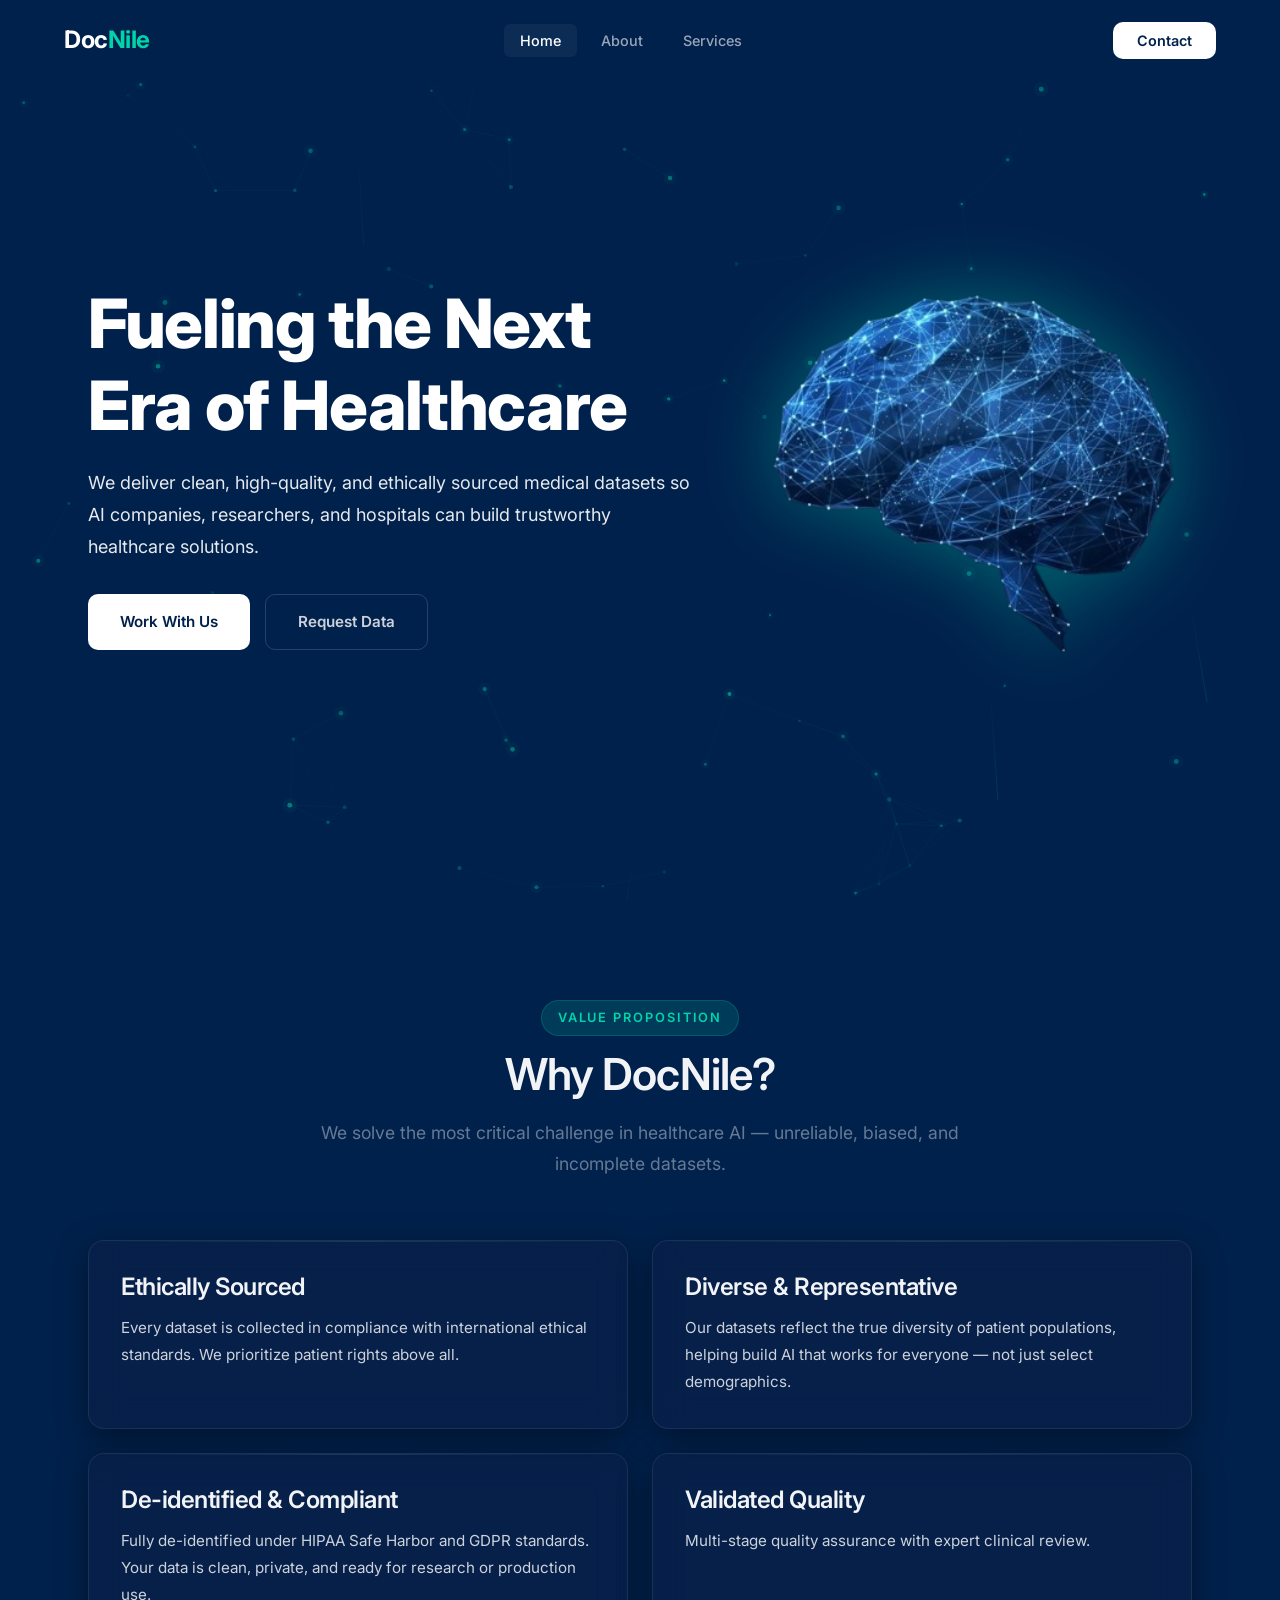
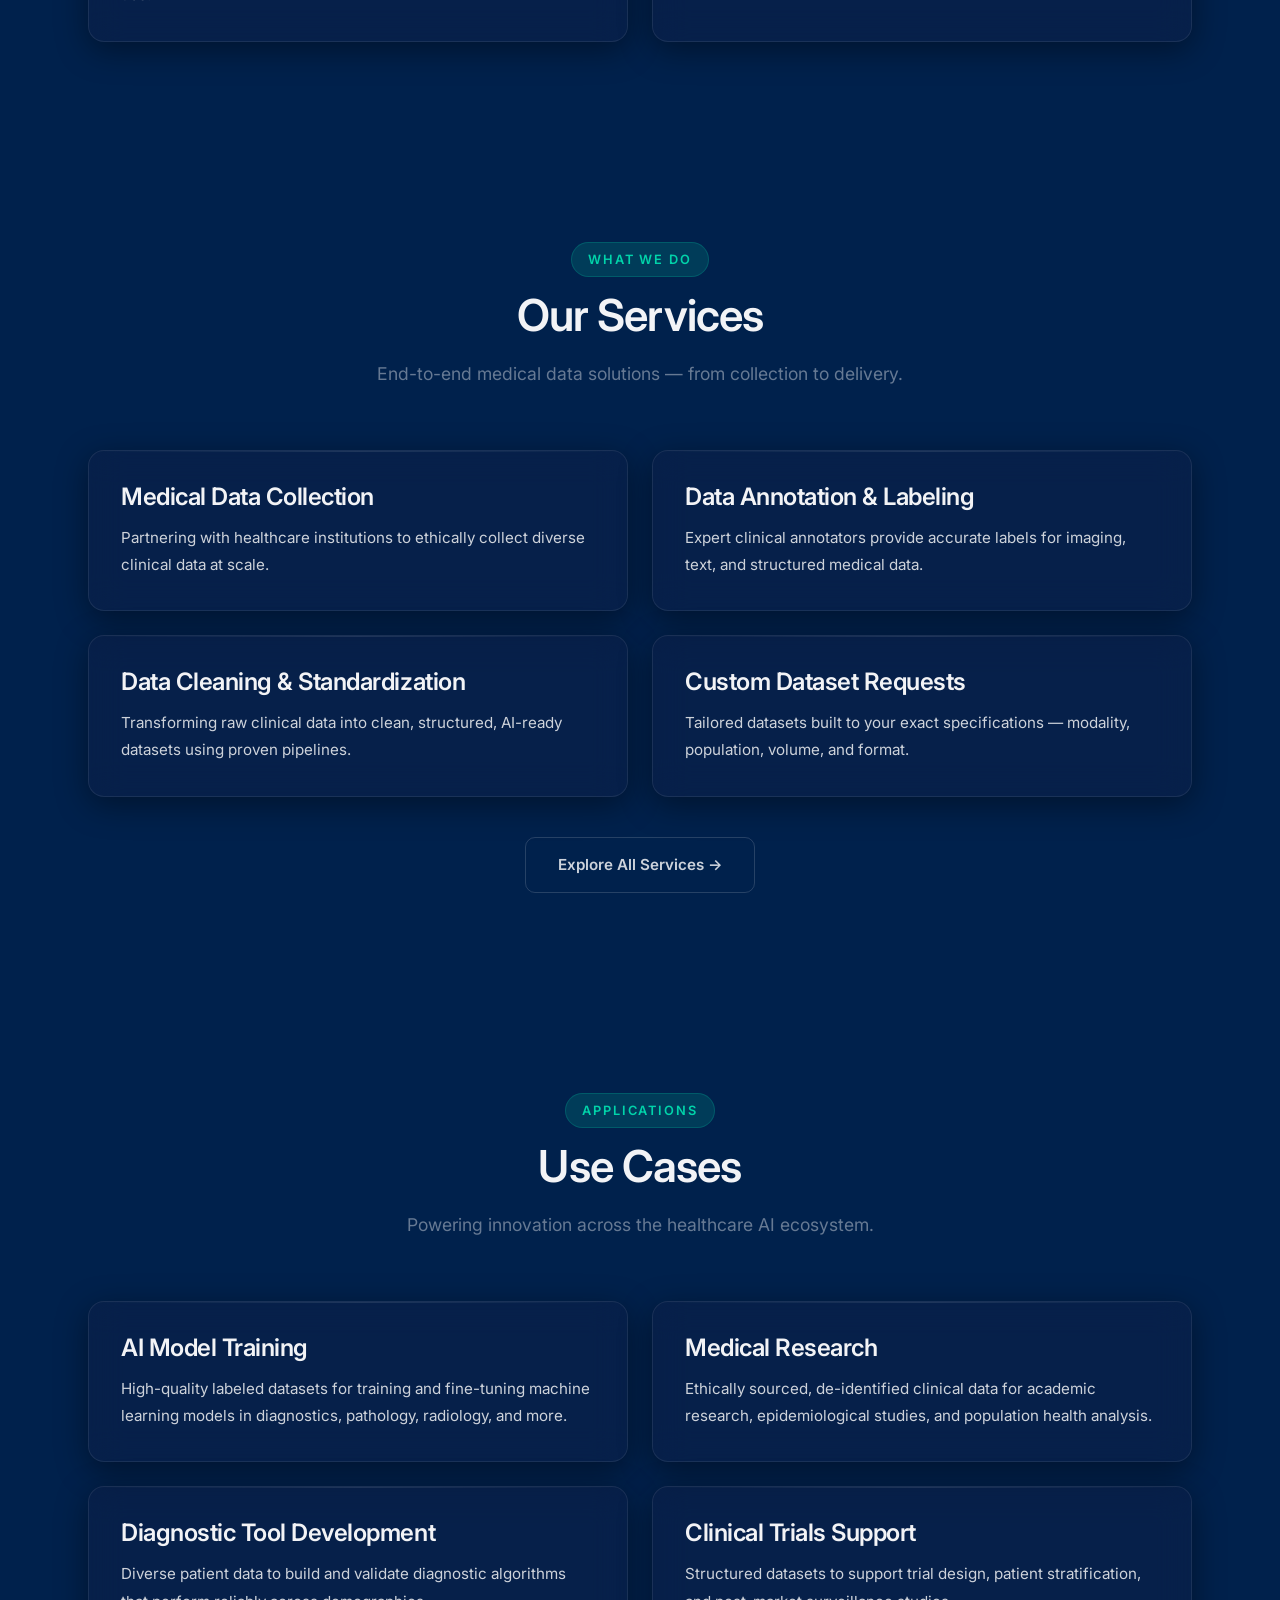
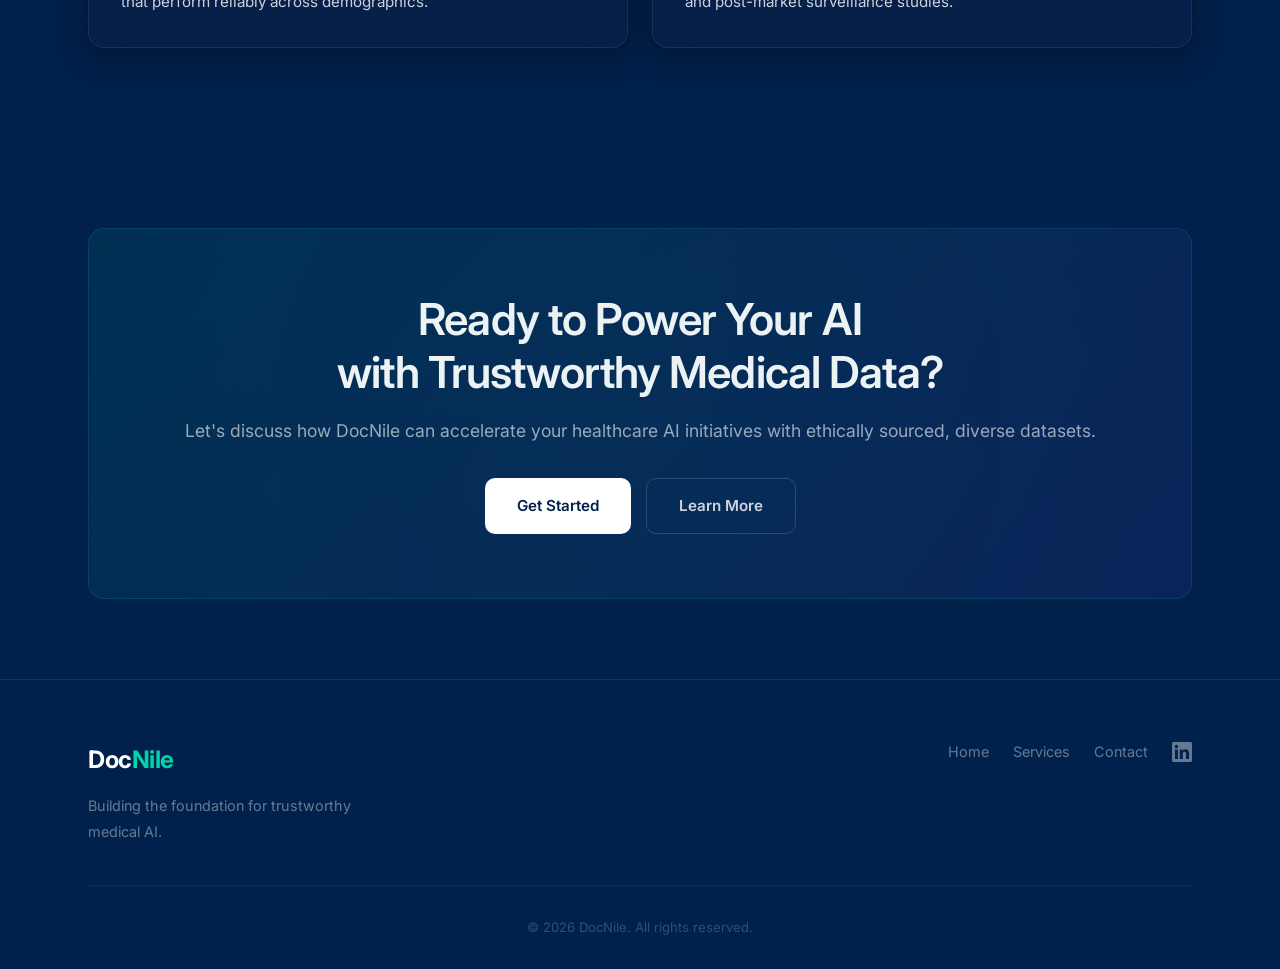
<file: index.html>
<!DOCTYPE html>
<html lang="en">

<head>
    <meta charset="UTF-8">
    <meta name="viewport" content="width=device-width, initial-scale=1.0">
    <meta name="description"
        content="DocNile – Ethically sourced, diverse, and de-identified medical data to power AI in healthcare. Clean, high-quality, annotated datasets for AI companies, researchers, and hospitals.">
    <meta name="keywords"
        content="medical data, healthcare AI, de-identified data, HIPAA, GDPR, ethical data, medical datasets">
    <title>DocNile — Ethical Medical Data for AI</title>
    <!-- Favicon -->
    <link rel="icon" type="image/png" href="icon.png">
    <link rel="preconnect" href="https://fonts.googleapis.com">
    <link rel="preconnect" href="https://fonts.gstatic.com" crossorigin>
    <link href="https://fonts.googleapis.com/css2?family=Inter:wght@300;400;500;600;700&display=swap" rel="stylesheet">
    <link rel="stylesheet" href="css/styles.css">
</head>

<body>
    <!-- Particle Background -->
    <canvas id="particle-canvas"></canvas>

    <!-- Navigation -->
    <nav class="navbar">
        <div class="nav-container">
            <a href="index.html" class="logo">Doc<span>Nile</span></a>
            <button class="nav-toggle" aria-label="Toggle navigation">
                <span></span>
                <span></span>
                <span></span>
            </button>
            <ul class="nav-links">
                <li><a href="index.html" class="active">Home</a></li>
                <li><a href="about.html">About</a></li>
                <li><a href="services.html">Services</a></li>
                <!-- <li><a href="blog.html">Blog</a></li> -->
                <li class="d-md-none"><a href="contact.html" class="nav-cta">Contact</a></li>
            </ul>
            <ul class="nav-links d-sm-none">
                <li><a href="contact.html" class="nav-cta">Contact</a></li>
            </ul>
        </div>
    </nav>

    <!-- ══════════════════════════════════════
         HERO SECTION
         ══════════════════════════════════════ -->
    <!-- <section class="hero">
        <div class="container">
            <div class="hero-content">
                <div class="hero-badge" style="display: none;">Powering the Future of Healthcare AI</div>
                <h1 class="hero-tagline" style="display: none;">
                    <span class="gradient-text">Ethically Sourced. Diverse.</span><br>
                    De-identified Medical Data for AI.
                </h1>
                <h1 class="hero-tagline">
                    <span class="gradient-text">fueling the next era of healthcare</span>
                </h1
                <p class="hero-description">
                    We deliver clean, high-quality, and annotated medical datasets so AI companies, researchers,
                    and hospitals can build trustworthy healthcare solutions.
                </p>
                <div class="hero-ctas">
                    <a href="contact.html" class="btn btn-primary">
                        <svg viewBox="0 0 24 24" fill="none" stroke="currentColor" stroke-width="2"
                            stroke-linecap="round">
                            <path d="M16 21v-2a4 4 0 0 0-4-4H6a4 4 0 0 0-4 4v2" />
                            <circle cx="9" cy="7" r="4" />
                            <line x1="19" y1="8" x2="19" y2="14" />
                            <line x1="22" y1="11" x2="16" y2="11" />
                        </svg>
                        Work With Us
                    </a>
                    <a href="contact.html#request" class="btn btn-secondary">
                        <svg viewBox="0 0 24 24" fill="none" stroke="currentColor" stroke-width="2"
                            stroke-linecap="round">
                            <path d="M14 2H6a2 2 0 0 0-2 2v16a2 2 0 0 0 2 2h12a2 2 0 0 0 2-2V8z" />
                            <polyline points="14 2 14 8 20 8" />
                            <line x1="12" y1="18" x2="12" y2="12" />
                            <line x1="9" y1="15" x2="15" y2="15" />
                        </svg>
                        Request Data
                    </a>
                </div>
                <div class="hero-stats" style="display: none;">
                    <div class="stat-item">
                        <span class="stat-number" data-count="100" data-suffix="%">0%</span>
                        <span class="stat-label">De-identified</span>
                    </div>
                    <div class="stat-item">
                        <span class="stat-number" data-count="50" data-suffix="K+">0</span>
                        <span class="stat-label">Annotated Records</span>
                    </div>
                    <div class="stat-item">
                        <span class="stat-number" data-count="15" data-suffix="+">0</span>
                        <span class="stat-label">Partner Institutions</span>
                    </div>
                </div>
            </div>
        </div>
    </section> -->

    <!-- HERO -->
    <section class="hero">
        <div class="container">

            <div class="hero-flex">

                <!-- TEXT -->
                <div class="hero-text">
                    <h1 class="hero-tagline">
                        Fueling the Next Era of Healthcare
                    </h1>

                    <p class="hero-description">
                        We deliver clean, high-quality, and ethically sourced medical datasets so AI companies, researchers,
                        and hospitals can build trustworthy healthcare solutions.
                    </p>

                    <div class="hero-ctas">
                        <a href="#" class="btn btn-primary">Work With Us</a>
                        <a href="#" class="btn btn-secondary">Request Data</a>
                    </div>
                </div>

                <!-- IMAGE -->
                <div class="hero-image" id="brain">
                    <img src="image-removebg-preview.png" alt="AI Brain">
                </div>

            </div>

        </div>
    </section>
    <!-- ══════════════════════════════════════
         WHY DOCNILE
         ══════════════════════════════════════ -->
    <section id="why" class="section">
        <div class="container">
            <div class="text-center">
                <span class="section-label reveal">Value Proposition</span>
                <h2 class="section-title reveal">Why DocNile?</h2>
                <p class="section-subtitle reveal">We solve the most critical challenge in healthcare AI — unreliable,
                    biased, and incomplete datasets.</p>
            </div>
            <div class="why-grid">
                <div class="glass-card why-card reveal reveal-delay-1">
                    <div class="card-icon">🛡️</div>
                    <h3>Ethically Sourced</h3>
                    <p>Every dataset is collected in compliance with international
                        ethical standards. We prioritize patient rights above all.</p>
                </div>
                <div class="glass-card why-card reveal reveal-delay-2">
                    <div class="card-icon">🌍</div>
                    <h3>Diverse & Representative</h3>
                    <p>Our datasets reflect the true diversity of patient populations, helping build AI that works for
                        everyone — not just select demographics.</p>
                </div>
                <div class="glass-card why-card reveal reveal-delay-3">
                    <div class="card-icon">🔒</div>
                    <h3>De-identified & Compliant</h3>
                    <p>Fully de-identified under HIPAA Safe Harbor and GDPR standards. Your data is clean, private, and
                        ready for research or production use.</p>
                </div>
                <div class="glass-card why-card reveal reveal-delay-4">
                    <div class="card-icon">✅</div>
                    <h3>Validated Quality</h3>
                    <p>Multi-stage quality assurance with expert clinical review.</p>
                </div>
            </div>
        </div>
    </section>

    <!-- ══════════════════════════════════════
         SERVICES OVERVIEW
         ══════════════════════════════════════ -->
    <section id="services" class="section">
        <div class="container">
            <div class="text-center">
                <span class="section-label reveal">What We Do</span>
                <h2 class="section-title reveal">Our Services</h2>
                <p class="section-subtitle reveal">End-to-end medical data solutions — from collection to delivery.</p>
            </div>
            <div class="services-grid">
                <div class="glass-card service-card reveal reveal-delay-1">
                    <span class="service-number">01</span>
                    <div class="card-icon">📋</div>
                    <h3>Medical Data Collection</h3>
                    <p>Partnering with healthcare institutions to ethically collect diverse clinical data at scale.</p>
                </div>
                <div class="glass-card service-card reveal reveal-delay-2">
                    <span class="service-number">02</span>
                    <div class="card-icon">🏷️</div>
                    <h3>Data Annotation & Labeling</h3>
                    <p>Expert clinical annotators provide accurate labels for imaging, text, and structured medical
                        data.</p>
                </div>
                <div class="glass-card service-card reveal reveal-delay-3">
                    <span class="service-number">03</span>
                    <div class="card-icon">⚙️</div>
                    <h3>Data Cleaning & Standardization</h3>
                    <p>Transforming raw clinical data into clean, structured, AI-ready datasets using proven pipelines.
                    </p>
                </div>
                <div class="glass-card service-card reveal reveal-delay-4">
                    <span class="service-number">04</span>
                    <div class="card-icon">📦</div>
                    <h3>Custom Dataset Requests</h3>
                    <p>Tailored datasets built to your exact specifications — modality, population, volume, and format.
                    </p>
                </div>
            </div>
            <div class="text-center" style="margin-top: 40px;">
                <a href="services.html" class="btn btn-secondary reveal">Explore All Services →</a>
            </div>
        </div>
    </section>

    <!-- ══════════════════════════════════════
         USE CASES
         ══════════════════════════════════════ -->
    <section id="use-cases" class="section">
        <div class="container">
            <div class="text-center">
                <span class="section-label reveal">Applications</span>
                <h2 class="section-title reveal">Use Cases</h2>
                <p class="section-subtitle reveal">Powering innovation across the healthcare AI ecosystem.</p>
            </div>
            <div class="use-cases-grid">
                <div class="glass-card use-case-card reveal reveal-delay-1">
                    <span class="use-case-number">01</span>
                    <h3>AI Model Training</h3>
                    <p>High-quality labeled datasets for training and fine-tuning machine learning models in
                        diagnostics, pathology, radiology, and more.</p>
                </div>
                <div class="glass-card use-case-card reveal reveal-delay-2">
                    <span class="use-case-number">02</span>
                    <h3>Medical Research</h3>
                    <p>Ethically sourced, de-identified clinical data for academic research, epidemiological studies,
                        and population health analysis.</p>
                </div>
                <div class="glass-card use-case-card reveal reveal-delay-3">
                    <span class="use-case-number">03</span>
                    <h3>Diagnostic Tool Development</h3>
                    <p>Diverse patient data to build and validate diagnostic algorithms that perform reliably across
                        demographics.</p>
                </div>
                <div class="glass-card use-case-card reveal reveal-delay-4">
                    <span class="use-case-number">04</span>
                    <h3>Clinical Trials Support</h3>
                    <p>Structured datasets to support trial design, patient stratification, and post-market surveillance
                        studies.</p>
                </div>
            </div>
        </div>
    </section>

    <!-- ══════════════════════════════════════
         CTA BANNER
         ══════════════════════════════════════ -->
    <section class="section cta-banner">
        <div class="container">
            <div class="cta-card reveal">
                <h2>Ready to Power Your AI<br>with Trustworthy Medical Data?</h2>
                <p>Let's discuss how DocNile can accelerate your healthcare AI initiatives with ethically sourced,
                    diverse datasets.</p>
                <div class="hero-ctas">
                    <a href="contact.html" class="btn btn-primary">Get Started</a>
                    <a href="about.html" class="btn btn-secondary">Learn More</a>
                </div>
            </div>
        </div>
    </section>

    <!-- Footer -->
    <footer class="footer">
        <div class="container">
            <div class="footer-content">
                <div class="footer-brand">
                    <span class="logo">Doc<span>Nile</span></span>
                    <p>Building the foundation for trustworthy medical AI.</p>
                </div>
                <div class="footer-links">
                    <a href="index.html">Home</a>
                    <a href="services.html">Services</a>
                    <!-- <a href="blog.html">Blog</a> -->
                    <a href="contact.html">Contact</a>
                    <a href="https://www.linkedin.com/company/docnile/" target="_blank" rel="noopener" aria-label="LinkedIn">
                        <svg width="20" height="20" viewBox="0 0 24 24" fill="currentColor">
                            <path
                                d="M20.447 20.452h-3.554v-5.569c0-1.328-.027-3.037-1.852-3.037-1.853 0-2.136 1.445-2.136 2.939v5.667H9.351V9h3.414v1.561h.046c.477-.9 1.637-1.85 3.37-1.85 3.601 0 4.267 2.37 4.267 5.455v6.286zM5.337 7.433c-1.144 0-2.063-.926-2.063-2.065 0-1.138.92-2.063 2.063-2.063 1.14 0 2.064.925 2.064 2.063 0 1.139-.925 2.065-2.064 2.065zm1.782 13.019H3.555V9h3.564v11.452zM22.225 0H1.771C.792 0 0 .774 0 1.729v20.542C0 23.227.792 24 1.771 24h20.451C23.2 24 24 23.227 24 22.271V1.729C24 .774 23.2 0 22.222 0h.003z" />
                        </svg>
                    </a>
                </div>
            </div>
            <div class="footer-bottom">
                <p>&copy; 2026 DocNile. All rights reserved.</p>
            </div>
        </div>
    </footer>

    <!-- Scripts -->
    <script src="js/particles.js"></script>
    <script src="js/main.js"></script>
</body>

</html>
</file>
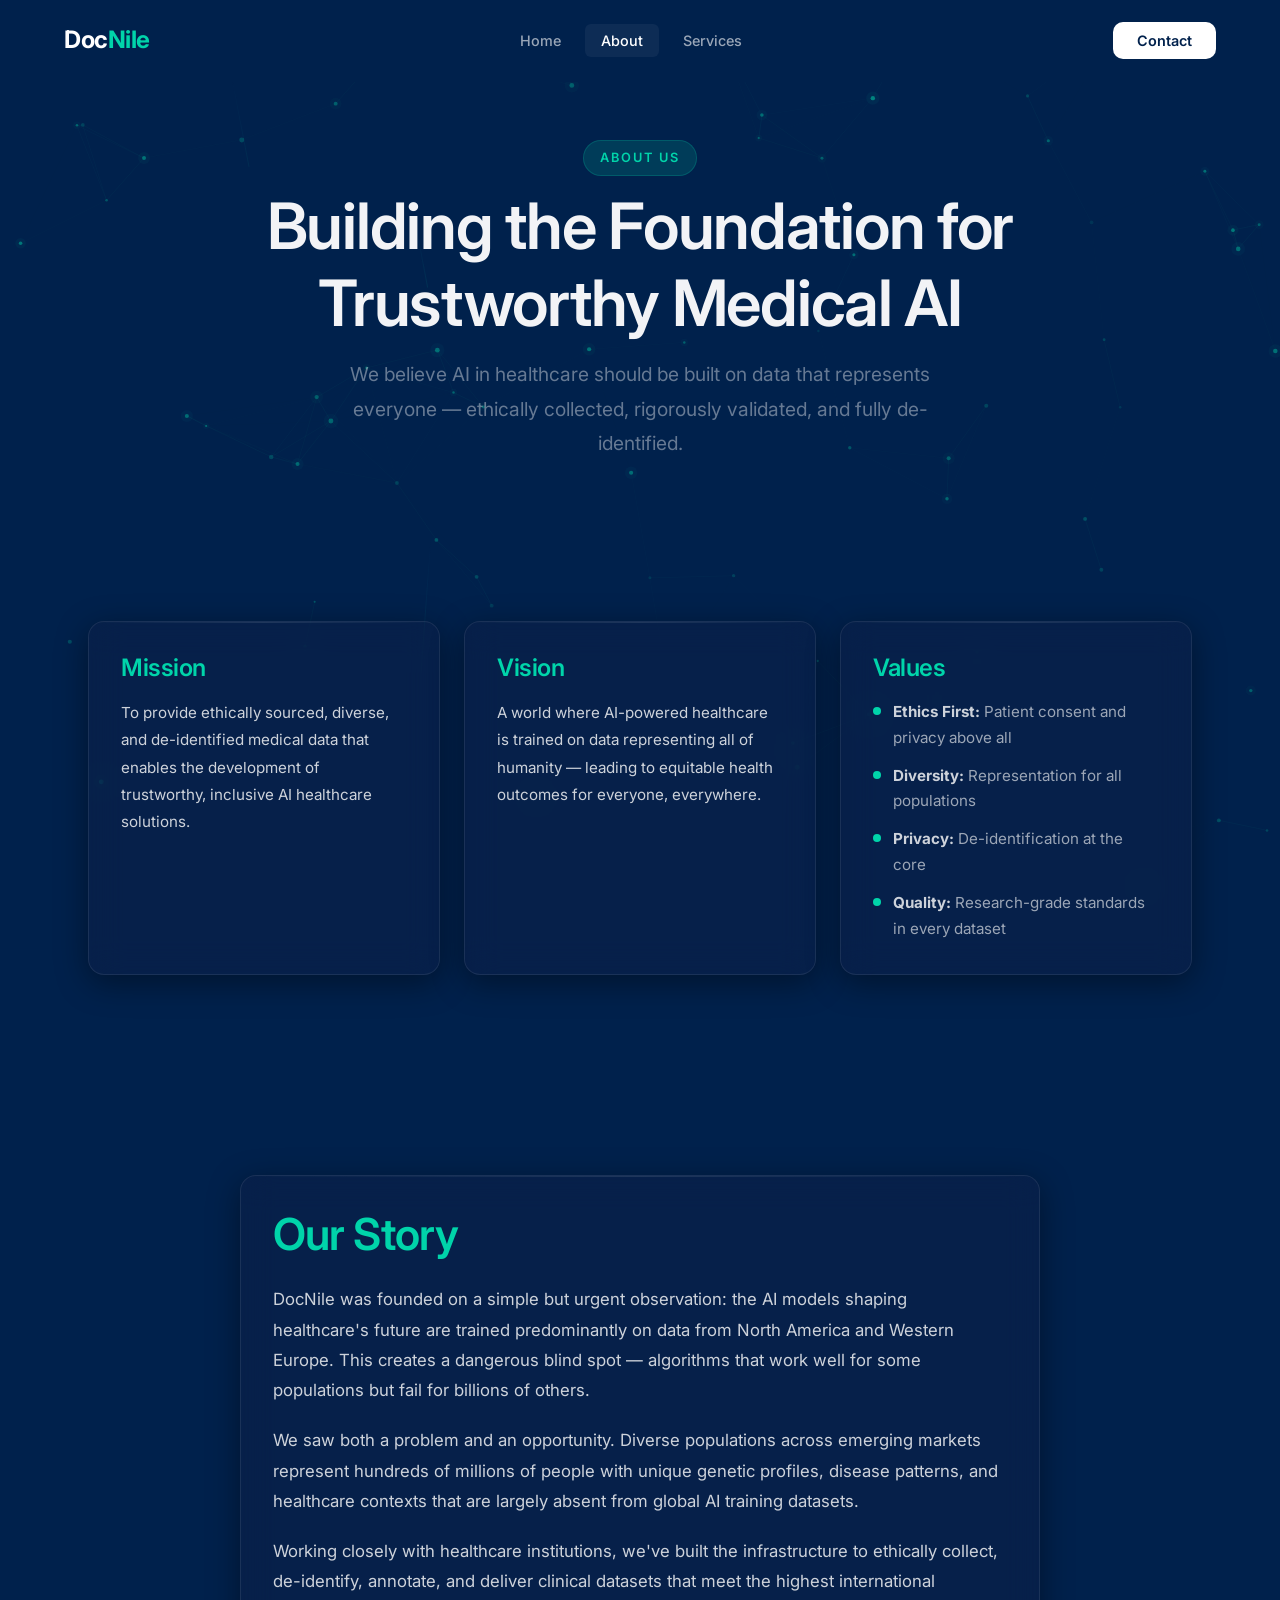
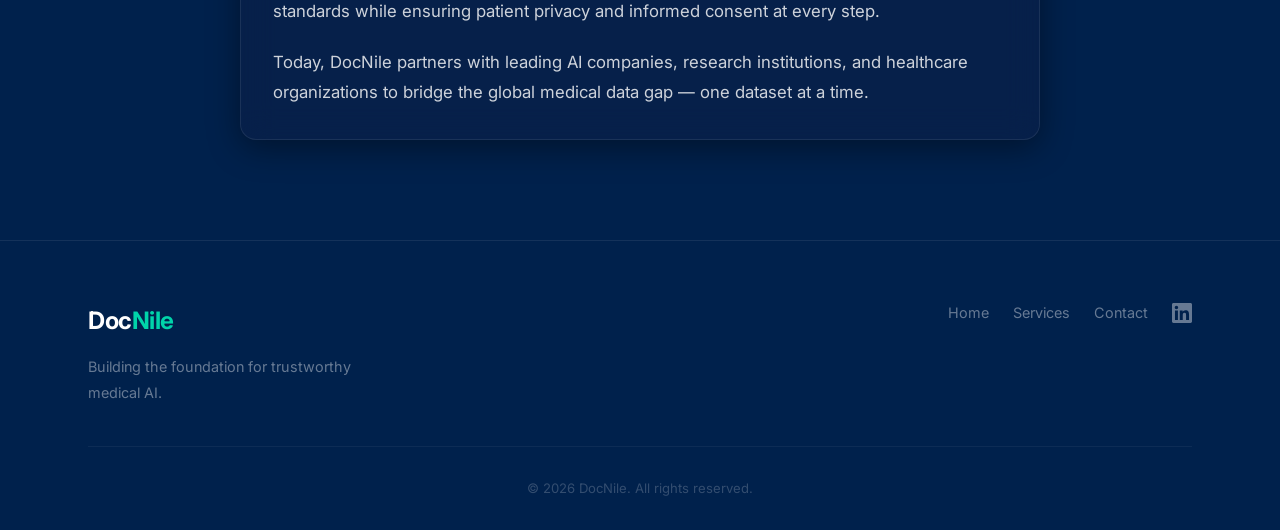
<file: about.html>
<!DOCTYPE html>
<html lang="en">

<head>
    <meta charset="UTF-8">
    <meta name="viewport" content="width=device-width, initial-scale=1.0">
    <meta name="description"
        content="About DocNile — Our mission to build the foundation for trustworthy medical AI through ethically sourced, diverse datasets.">
    <title>About | DocNile</title>
    <!-- Favicon -->
    <link rel="icon" type="image/png" href="icon.png">
    <link rel="preconnect" href="https://fonts.googleapis.com">
    <link rel="preconnect" href="https://fonts.gstatic.com" crossorigin>
    <link href="https://fonts.googleapis.com/css2?family=Inter:wght@300;400;500;600;700&display=swap" rel="stylesheet">
    <link rel="stylesheet" href="css/styles.css">
</head>

<body>
    <canvas id="particle-canvas"></canvas>

    <!-- Navigation -->
    <nav class="navbar">
        <div class="nav-container">
            <a href="index.html" class="logo">Doc<span>Nile</span></a>
            <button class="nav-toggle" aria-label="Toggle navigation">
                <span></span>
                <span></span>
                <span></span>
            </button>
            <ul class="nav-links">
                <li><a href="index.html">Home</a></li>
                <li><a href="about.html" class="active">About</a></li>
                <li><a href="services.html">Services</a></li>
                <!-- <li><a href="blog.html">Blog</a></li> -->
                <li class="d-md-none"><a href="contact.html" class="nav-cta">Contact</a></li>
            </ul>
            <ul class="nav-links d-sm-none">
                <li><a href="contact.html" class="nav-cta">Contact</a></li>
            </ul>
        </div>
    </nav>

    <!-- Hero -->
    <section class="page-hero">
        <div class="container">
            <span class="section-label">About Us</span>
            <h1>Building the Foundation for<br>Trustworthy Medical AI</h1>
            <p class="page-subtitle">We believe AI in healthcare should be built on data that represents everyone —
                ethically collected, rigorously validated, and fully de-identified.</p>
        </div>
    </section>

    <!-- Mission, Vision, Values -->
    <section class="section">
        <div class="container">
            <div class="mvv-grid">
                <div class="glass-card mvv-card reveal">
                    <h2>Mission</h2>
                    <p>To provide ethically sourced, diverse, and de-identified medical data that enables the
                        development of trustworthy, inclusive AI healthcare solutions.</p>
                </div>
                <div class="glass-card mvv-card reveal reveal-delay-1">
                    <h2>Vision</h2>
                    <p>A world where AI-powered healthcare is trained on data representing all of humanity — leading to
                        equitable health outcomes for everyone, everywhere.</p>
                </div>
                <div class="glass-card mvv-card reveal reveal-delay-2">
                    <h2>Values</h2>
                    <ul class="values-list">
                        <li><strong>Ethics First:</strong> Patient consent and privacy above all</li>
                        <li><strong>Diversity:</strong> Representation for all populations</li>
                        <li><strong>Privacy:</strong> De-identification at the core</li>
                        <li><strong>Quality:</strong> Research-grade standards in every dataset</li>
                    </ul>
                </div>
            </div>
        </div>
    </section>

    <!-- Our Story -->
    <section class="section">
        <div class="container">
            <div class="story-content glass-card reveal">
                <h2>Our Story</h2>
                <div class="story-text">
                    <p>DocNile was founded on a simple but urgent observation: the AI models shaping healthcare's future
                        are trained predominantly on data from North America and Western Europe. This creates a
                        dangerous blind spot — algorithms that work well for some populations but fail for billions of
                        others.</p>

                    <p>We saw both a problem and an opportunity. Diverse populations across emerging markets represent
                        hundreds of millions of people with unique genetic profiles, disease patterns, and healthcare
                        contexts that are largely absent from global AI training datasets.</p>

                    <p>Working closely with healthcare institutions, we've built the infrastructure to ethically
                        collect, de-identify, annotate, and deliver clinical datasets that meet the highest
                        international standards while ensuring patient privacy and informed consent at every step.</p>

                    <p>Today, DocNile partners with leading AI companies, research institutions, and healthcare
                        organizations to bridge the global medical data gap — one dataset at a time.</p>
                </div>
            </div>
        </div>
    </section>

    <!-- Timeline -->
    <section class="section" style="display: none;">
        <div class="container">
            <div class="text-center">
                <span class="section-label reveal">Milestones</span>
                <h2 class="section-title reveal">Our Journey</h2>
            </div>
            <div class="timeline" style="margin-top: 48px;">
                <div class="timeline-item glass-card reveal reveal-delay-1">
                    <span class="timeline-year">2023</span>
                    <h3>Foundation</h3>
                    <p>DocNile established with a mission to address the critical medical AI data gap in emerging
                        markets.</p>
                </div>
                <div class="timeline-item glass-card reveal reveal-delay-2">
                    <span class="timeline-year">2024</span>
                    <h3>First Partnerships</h3>
                    <p>Secured partnerships with leading healthcare institutions for ethical, consent-based data
                        collection.</p>
                </div>
                <div class="timeline-item glass-card reveal reveal-delay-3">
                    <span class="timeline-year">2025</span>
                    <h3>Data Infrastructure</h3>
                    <p>Built enterprise-grade de-identification and annotation pipelines meeting HIPAA and GDPR
                        standards.</p>
                </div>
                <div class="timeline-item glass-card reveal reveal-delay-4">
                    <span class="timeline-year">2026</span>
                    <h3>Scaling Impact</h3>
                    <p>Expanding data collection network and delivering datasets to AI companies and researchers
                        globally.</p>
                </div>
            </div>
        </div>
    </section>

    <!-- Footer -->
    <footer class="footer">
        <div class="container">
            <div class="footer-content">
                <div class="footer-brand">
                    <span class="logo">Doc<span>Nile</span></span>
                    <p>Building the foundation for trustworthy medical AI.</p>
                </div>
                <div class="footer-links">
                    <a href="index.html">Home</a>
                    <a href="services.html">Services</a>
                    <!-- <a href="blog.html">Blog</a> -->
                    <a href="contact.html">Contact</a>
                    <a href="https://linkedin.com/company/docnile" target="_blank" rel="noopener" aria-label="LinkedIn">
                        <svg width="20" height="20" viewBox="0 0 24 24" fill="currentColor">
                            <path
                                d="M20.447 20.452h-3.554v-5.569c0-1.328-.027-3.037-1.852-3.037-1.853 0-2.136 1.445-2.136 2.939v5.667H9.351V9h3.414v1.561h.046c.477-.9 1.637-1.85 3.37-1.85 3.601 0 4.267 2.37 4.267 5.455v6.286zM5.337 7.433c-1.144 0-2.063-.926-2.063-2.065 0-1.138.92-2.063 2.063-2.063 1.14 0 2.064.925 2.064 2.063 0 1.139-.925 2.065-2.064 2.065zm1.782 13.019H3.555V9h3.564v11.452zM22.225 0H1.771C.792 0 0 .774 0 1.729v20.542C0 23.227.792 24 1.771 24h20.451C23.2 24 24 23.227 24 22.271V1.729C24 .774 23.2 0 22.222 0h.003z" />
                        </svg>
                    </a>
                </div>
            </div>
            <div class="footer-bottom">
                <p>&copy; 2026 DocNile. All rights reserved.</p>
            </div>
        </div>
    </footer>

    <script src="js/particles.js"></script>
    <script src="js/main.js"></script>
</body>

</html>
</file>
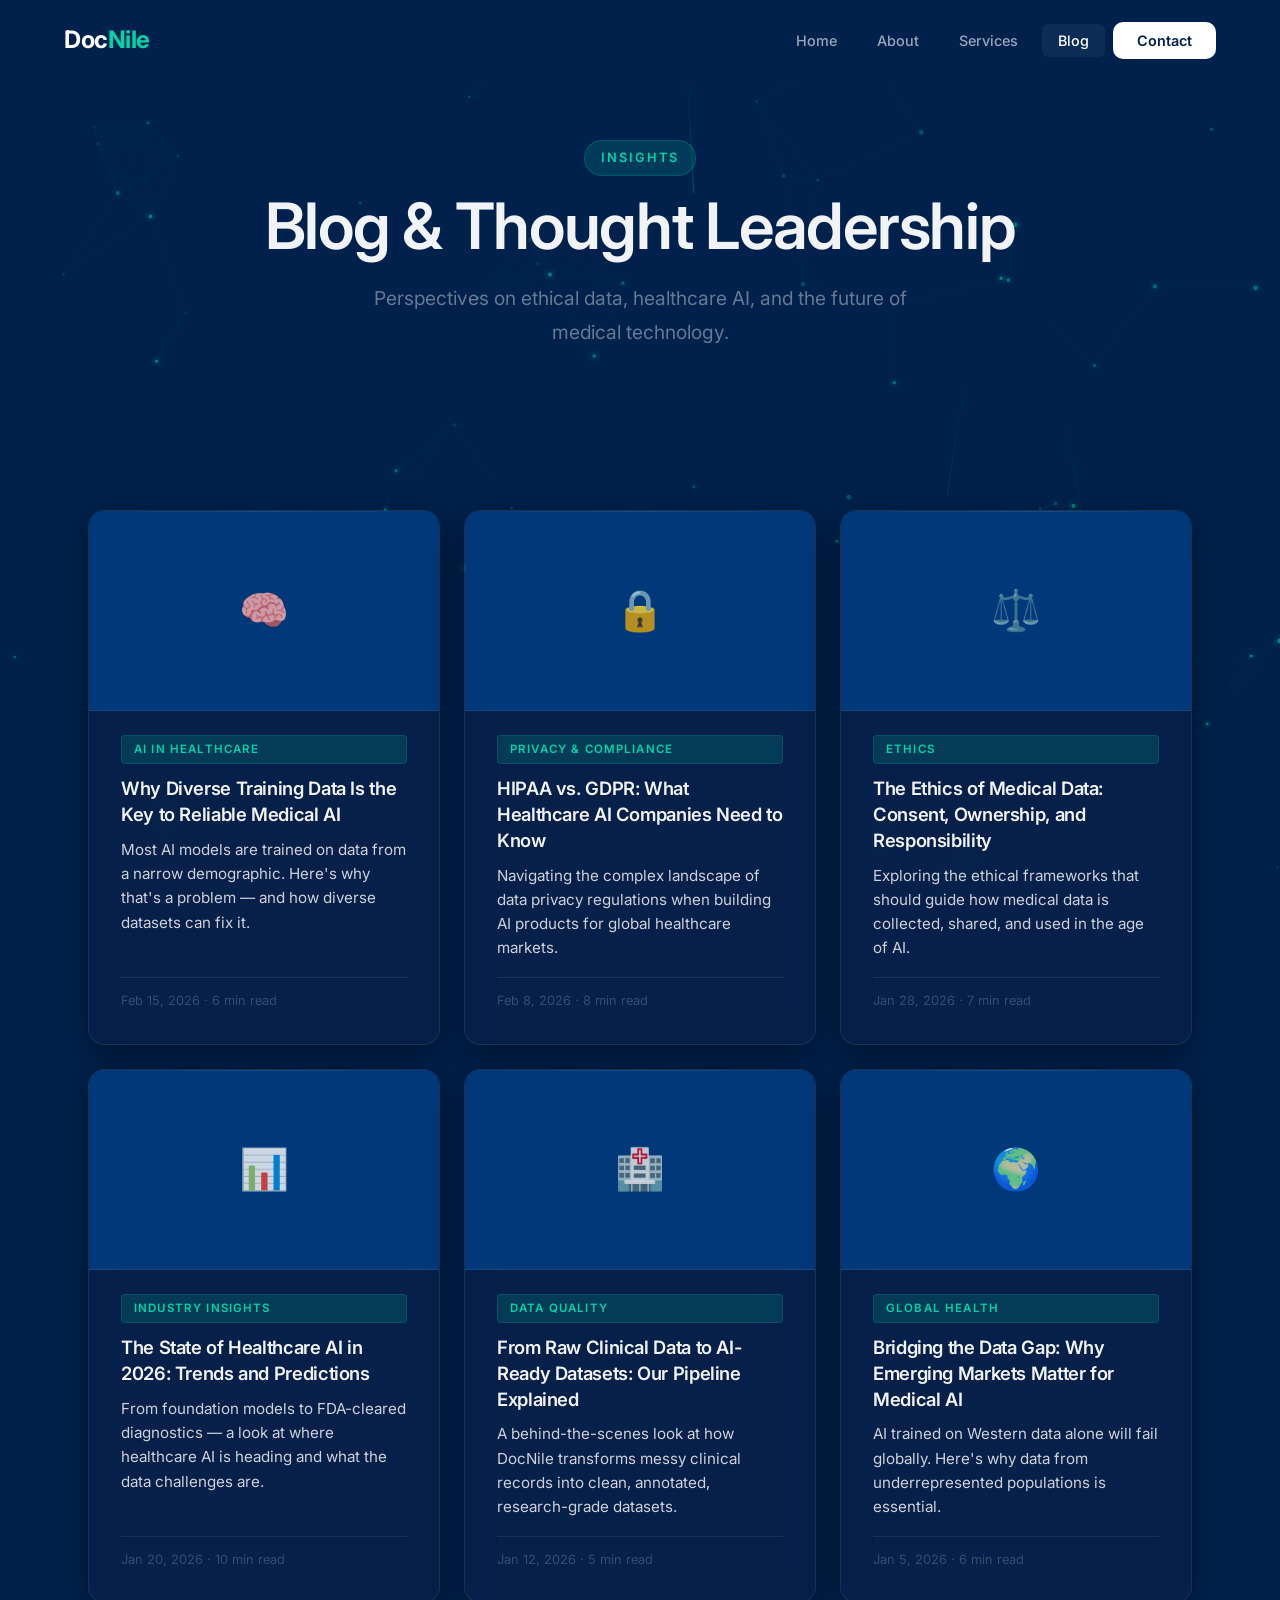
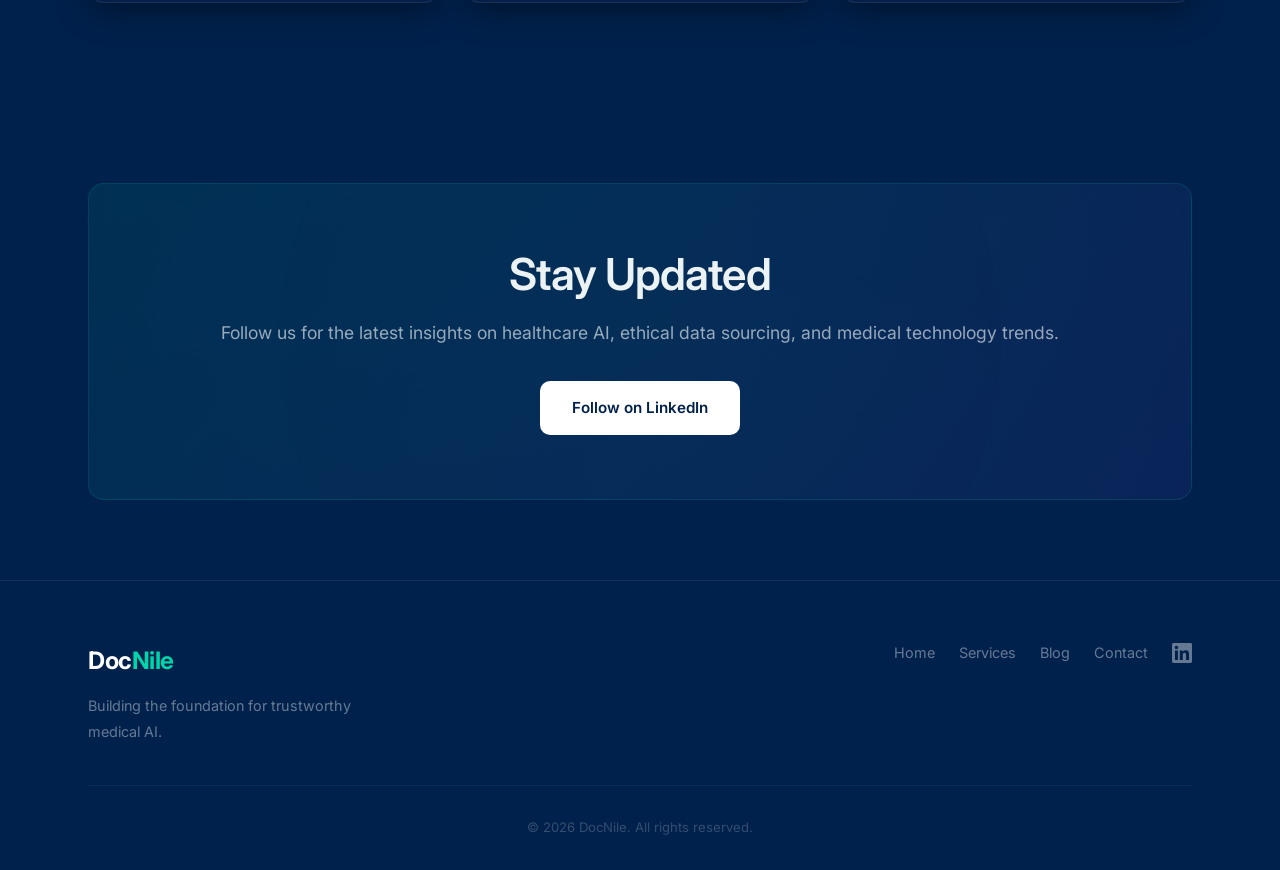
<file: blog.html>
<!DOCTYPE html>
<html lang="en">

<head>
    <meta charset="UTF-8">
    <meta name="viewport" content="width=device-width, initial-scale=1.0">
    <meta name="description"
        content="DocNile Blog — Insights on AI in healthcare, ethical data sourcing, medical AI regulations, and industry trends.">
    <title>Blog | DocNile</title>
    <!-- Favicon -->
    <link rel="icon" type="image/png" href="icon.png">
    <link rel="preconnect" href="https://fonts.googleapis.com">
    <link rel="preconnect" href="https://fonts.gstatic.com" crossorigin>
    <link href="https://fonts.googleapis.com/css2?family=Inter:wght@300;400;500;600;700&display=swap" rel="stylesheet">
    <link rel="stylesheet" href="css/styles.css">
</head>

<body>
    <canvas id="particle-canvas"></canvas>

    <!-- Navigation -->
    <nav class="navbar">
        <div class="nav-container">
            <a href="index.html" class="logo">Doc<span>Nile</span></a>
            <button class="nav-toggle" aria-label="Toggle navigation">
                <span></span>
                <span></span>
                <span></span>
            </button>
            <ul class="nav-links">
                <li><a href="index.html">Home</a></li>
                <li><a href="about.html">About</a></li>
                <li><a href="services.html">Services</a></li>
                <li><a href="blog.html" class="active">Blog</a></li>
                <li><a href="contact.html" class="nav-cta">Contact</a></li>
            </ul>
        </div>
    </nav>

    <!-- Hero -->
    <section class="page-hero">
        <div class="container">
            <span class="section-label">Insights</span>
            <h1>Blog & Thought Leadership</h1>
            <p class="page-subtitle">Perspectives on ethical data, healthcare AI, and the future of medical technology.
            </p>
        </div>
    </section>

    <!-- Blog Grid -->
    <section class="section">
        <div class="container">
            <div class="blog-grid">

                <!-- Article 1 -->
                <article class="glass-card blog-card reveal reveal-delay-1">
                    <div class="blog-card-image">🧠</div>
                    <span class="blog-tag">AI in Healthcare</span>
                    <h3><a href="#">Why Diverse Training Data Is the Key to Reliable Medical AI</a></h3>
                    <p class="blog-excerpt">Most AI models are trained on data from a narrow demographic. Here's why
                        that's a problem — and how diverse datasets can fix it.</p>
                    <div class="blog-meta">Feb 15, 2026 · 6 min read</div>
                </article>

                <!-- Article 2 -->
                <article class="glass-card blog-card reveal reveal-delay-2">
                    <div class="blog-card-image">🔒</div>
                    <span class="blog-tag">Privacy & Compliance</span>
                    <h3><a href="#">HIPAA vs. GDPR: What Healthcare AI Companies Need to Know</a></h3>
                    <p class="blog-excerpt">Navigating the complex landscape of data privacy regulations when building
                        AI products for global healthcare markets.</p>
                    <div class="blog-meta">Feb 8, 2026 · 8 min read</div>
                </article>

                <!-- Article 3 -->
                <article class="glass-card blog-card reveal reveal-delay-3">
                    <div class="blog-card-image">⚖️</div>
                    <span class="blog-tag">Ethics</span>
                    <h3><a href="#">The Ethics of Medical Data: Consent, Ownership, and Responsibility</a></h3>
                    <p class="blog-excerpt">Exploring the ethical frameworks that should guide how medical data is
                        collected, shared, and used in the age of AI.</p>
                    <div class="blog-meta">Jan 28, 2026 · 7 min read</div>
                </article>

                <!-- Article 4 -->
                <article class="glass-card blog-card reveal reveal-delay-1">
                    <div class="blog-card-image">📊</div>
                    <span class="blog-tag">Industry Insights</span>
                    <h3><a href="#">The State of Healthcare AI in 2026: Trends and Predictions</a></h3>
                    <p class="blog-excerpt">From foundation models to FDA-cleared diagnostics — a look at where
                        healthcare AI is heading and what the data challenges are.</p>
                    <div class="blog-meta">Jan 20, 2026 · 10 min read</div>
                </article>

                <!-- Article 5 -->
                <article class="glass-card blog-card reveal reveal-delay-2">
                    <div class="blog-card-image">🏥</div>
                    <span class="blog-tag">Data Quality</span>
                    <h3><a href="#">From Raw Clinical Data to AI-Ready Datasets: Our Pipeline Explained</a></h3>
                    <p class="blog-excerpt">A behind-the-scenes look at how DocNile transforms messy clinical records
                        into clean, annotated, research-grade datasets.</p>
                    <div class="blog-meta">Jan 12, 2026 · 5 min read</div>
                </article>

                <!-- Article 6 -->
                <article class="glass-card blog-card reveal reveal-delay-3">
                    <div class="blog-card-image">🌍</div>
                    <span class="blog-tag">Global Health</span>
                    <h3><a href="#">Bridging the Data Gap: Why Emerging Markets Matter for Medical AI</a></h3>
                    <p class="blog-excerpt">AI trained on Western data alone will fail globally. Here's why data from
                        underrepresented populations is essential.</p>
                    <div class="blog-meta">Jan 5, 2026 · 6 min read</div>
                </article>

            </div>
        </div>
    </section>

    <!-- CTA -->
    <section class="section cta-banner">
        <div class="container">
            <div class="cta-card reveal">
                <h2>Stay Updated</h2>
                <p>Follow us for the latest insights on healthcare AI, ethical data sourcing, and medical technology
                    trends.</p>
                <a href="https://linkedin.com/company/docnile" target="_blank" rel="noopener"
                    class="btn btn-primary">Follow on LinkedIn</a>
            </div>
        </div>
    </section>

    <!-- Footer -->
    <footer class="footer">
        <div class="container">
            <div class="footer-content">
                <div class="footer-brand">
                    <span class="logo">Doc<span>Nile</span></span>
                    <p>Building the foundation for trustworthy medical AI.</p>
                </div>
                <div class="footer-links">
                    <a href="index.html">Home</a>
                    <a href="services.html">Services</a>
                    <a href="blog.html">Blog</a>
                    <a href="contact.html">Contact</a>
                    <a href="https://linkedin.com/company/docnile" target="_blank" rel="noopener" aria-label="LinkedIn">
                        <svg width="20" height="20" viewBox="0 0 24 24" fill="currentColor">
                            <path
                                d="M20.447 20.452h-3.554v-5.569c0-1.328-.027-3.037-1.852-3.037-1.853 0-2.136 1.445-2.136 2.939v5.667H9.351V9h3.414v1.561h.046c.477-.9 1.637-1.85 3.37-1.85 3.601 0 4.267 2.37 4.267 5.455v6.286zM5.337 7.433c-1.144 0-2.063-.926-2.063-2.065 0-1.138.92-2.063 2.063-2.063 1.14 0 2.064.925 2.064 2.063 0 1.139-.925 2.065-2.064 2.065zm1.782 13.019H3.555V9h3.564v11.452zM22.225 0H1.771C.792 0 0 .774 0 1.729v20.542C0 23.227.792 24 1.771 24h20.451C23.2 24 24 23.227 24 22.271V1.729C24 .774 23.2 0 22.222 0h.003z" />
                        </svg>
                    </a>
                </div>
            </div>
            <div class="footer-bottom">
                <p>&copy; 2026 DocNile. All rights reserved.</p>
            </div>
        </div>
    </footer>

    <script src="js/particles.js"></script>
    <script src="js/main.js"></script>
</body>

</html>
</file>
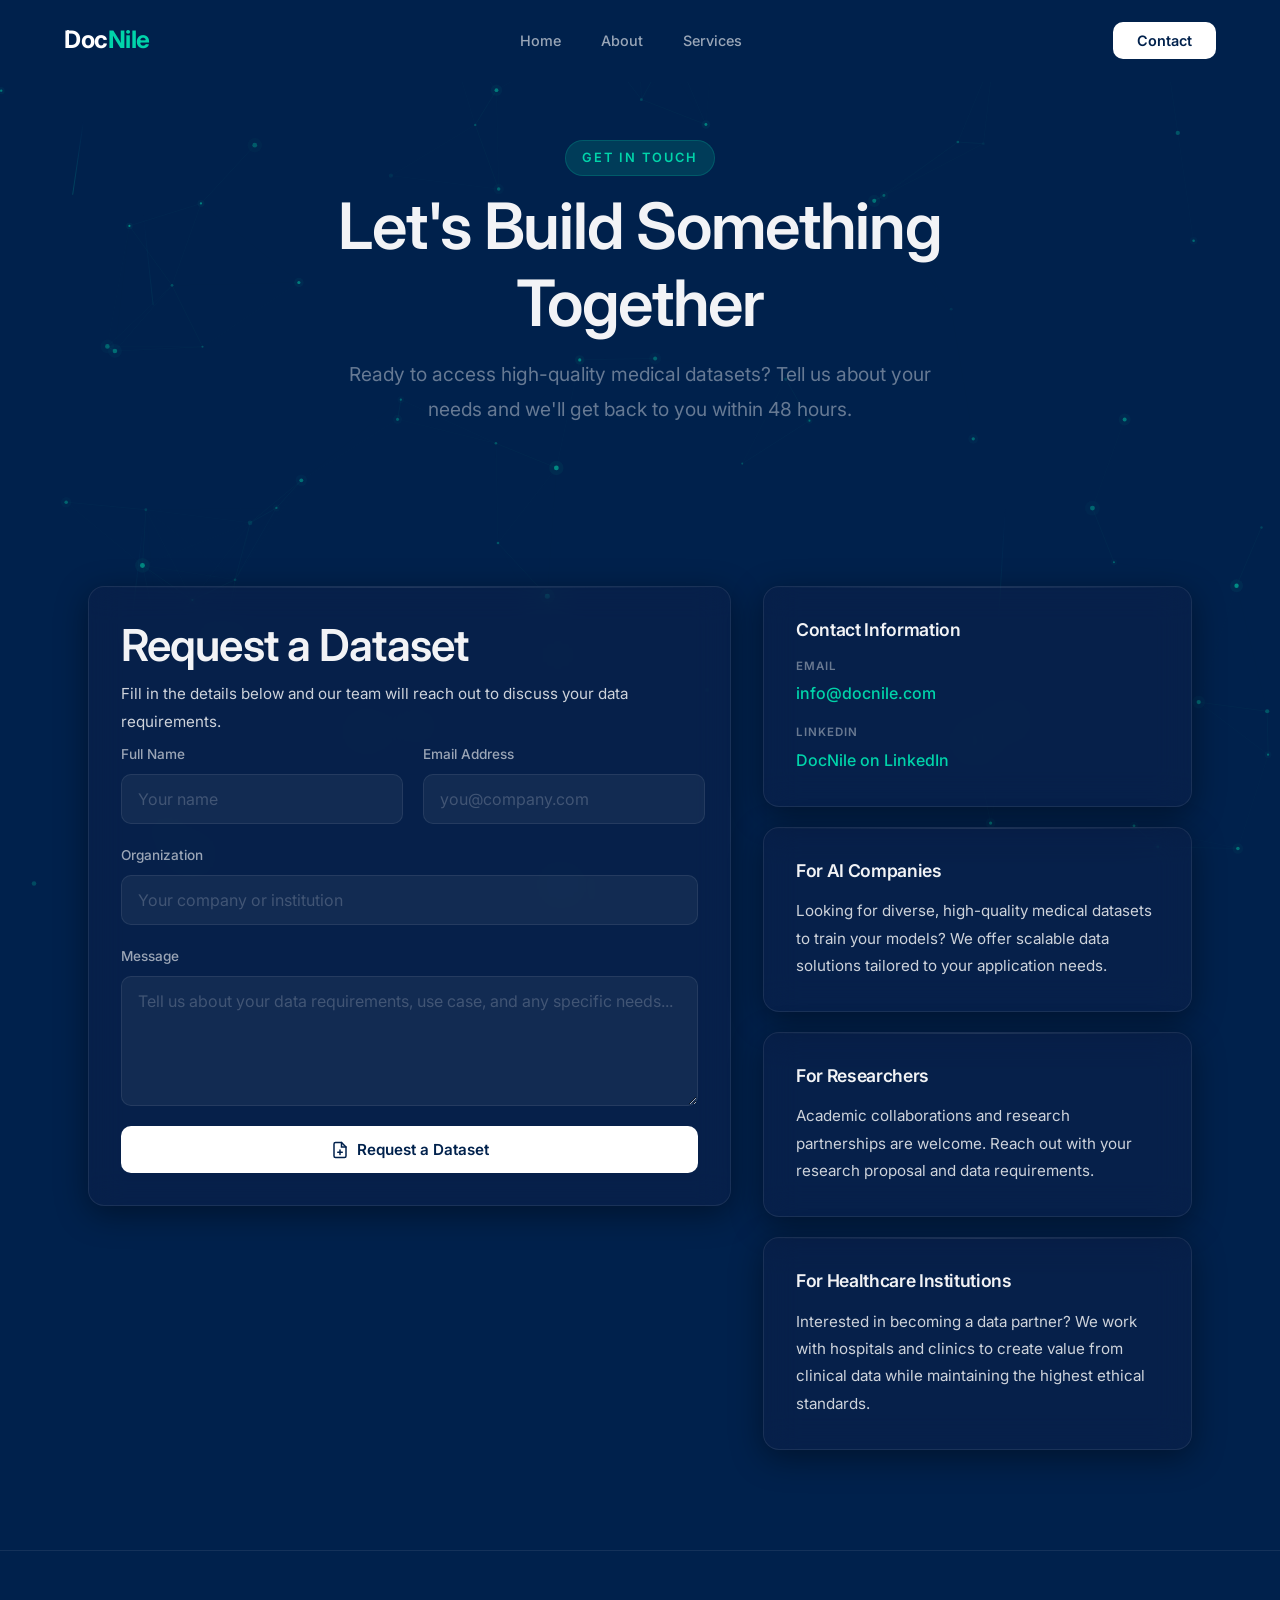
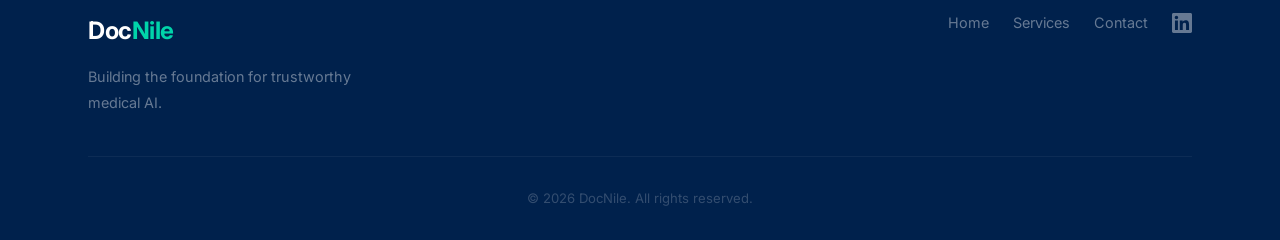
<file: contact.html>
<!DOCTYPE html>
<html lang="en">

<head>
    <meta charset="UTF-8">
    <meta name="viewport" content="width=device-width, initial-scale=1.0">
    <meta name="description"
        content="Contact DocNile — Request a dataset, partner with us, or inquire about ethical healthcare AI data solutions.">
    <title>Contact | DocNile</title>
    <!-- Favicon -->
    <link rel="icon" type="image/png" href="icon.png">
    <link rel="preconnect" href="https://fonts.googleapis.com">
    <link rel="preconnect" href="https://fonts.gstatic.com" crossorigin>
    <link href="https://fonts.googleapis.com/css2?family=Inter:wght@300;400;500;600;700&display=swap" rel="stylesheet">
    <link rel="stylesheet" href="css/styles.css">
</head>

<body>
    <canvas id="particle-canvas"></canvas>

    <!-- Navigation -->
    <nav class="navbar">
        <div class="nav-container">
            <a href="index.html" class="logo">Doc<span>Nile</span></a>
            <button class="nav-toggle" aria-label="Toggle navigation">
                <span></span>
                <span></span>
                <span></span>
            </button>
            <ul class="nav-links">
                <li><a href="index.html">Home</a></li>
                <li><a href="about.html">About</a></li>
                <li><a href="services.html">Services</a></li>
                <!-- <li><a href="blog.html">Blog</a></li> -->
                <li class="d-md-none"><a href="contact.html" class="nav-cta">Contact</a></li>
            </ul>
            <ul class="nav-links d-sm-none">
                <li><a href="contact.html" class="nav-cta">Contact</a></li>
            </ul>
        </div>
    </nav>

    <!-- Hero -->
    <section class="page-hero" id="request">
        <div class="container">
            <span class="section-label">Get in Touch</span>
            <h1>Let's Build Something<br>Together</h1>
            <p class="page-subtitle">Ready to access high-quality medical datasets? Tell us about your needs and we'll
                get back to you within 48 hours.</p>
        </div>
    </section>

    <!-- Contact Form Section -->
    <section class="section">
        <div class="container">
            <div class="contact-grid">
                <div class="glass-card reveal">
                    <h2 style="margin-bottom: 8px;">Request a Dataset</h2>
                    <p class="form-intro">Fill in the details below and our team will reach out to discuss your data
                        requirements.</p>

                    <form id="contact-form" class="contact-form">
                        <div class="form-row">
                            <div class="form-group">
                                <label for="name">Full Name</label>
                                <input type="text" id="name" name="name" required placeholder="Your name">
                            </div>
                            <div class="form-group">
                                <label for="email">Email Address</label>
                                <input type="email" id="email" name="email" required placeholder="you@company.com">
                            </div>
                        </div>

                        <div class="form-group">
                            <label for="organization">Organization</label>
                            <input type="text" id="organization" name="organization" required
                                placeholder="Your company or institution">
                        </div>

                        <div class="form-group">
                            <label for="message">Message</label>
                            <textarea id="message" name="message" rows="5" required
                                placeholder="Tell us about your data requirements, use case, and any specific needs..."></textarea>
                        </div>

                        <button type="submit" class="btn btn-primary btn-full">
                            <svg viewBox="0 0 24 24" fill="none" stroke="currentColor" stroke-width="2"
                                stroke-linecap="round">
                                <path d="M14 2H6a2 2 0 0 0-2 2v16a2 2 0 0 0 2 2h12a2 2 0 0 0 2-2V8z" />
                                <polyline points="14 2 14 8 20 8" />
                                <line x1="12" y1="18" x2="12" y2="12" />
                                <line x1="9" y1="15" x2="15" y2="15" />
                            </svg>
                            Request a Dataset
                        </button>
                    </form>
                </div>

                <div class="contact-info">
                    <div class="glass-card info-card reveal reveal-delay-1">
                        <h3>Contact Information</h3>
                        <div class="info-item">
                            <span class="info-label">Email</span>
                            <a href="mailto:info@docnile.com">info@docnile.com</a>
                        </div>
                        <div class="info-item">
                            <span class="info-label">LinkedIn</span>
                            <a href="https://linkedin.com/company/docnile" target="_blank" rel="noopener">DocNile on
                                LinkedIn</a>
                        </div>
                    </div>

                    <div class="glass-card info-card reveal reveal-delay-2">
                        <h3>For AI Companies</h3>
                        <p>Looking for diverse, high-quality medical datasets to train your models? We offer scalable
                            data solutions tailored to your application needs.</p>
                    </div>

                    <div class="glass-card info-card reveal reveal-delay-3">
                        <h3>For Researchers</h3>
                        <p>Academic collaborations and research partnerships are welcome. Reach out with your research
                            proposal and data requirements.</p>
                    </div>

                    <div class="glass-card info-card reveal reveal-delay-4">
                        <h3>For Healthcare Institutions</h3>
                        <p>Interested in becoming a data partner? We work with hospitals and clinics to create value
                            from clinical data while maintaining the highest ethical standards.</p>
                    </div>
                </div>
            </div>
        </div>
    </section>

    <!-- Footer -->
    <footer class="footer">
        <div class="container">
            <div class="footer-content">
                <div class="footer-brand">
                    <span class="logo">Doc<span>Nile</span></span>
                    <p>Building the foundation for trustworthy medical AI.</p>
                </div>
                <div class="footer-links">
                    <a href="index.html">Home</a>
                    <a href="services.html">Services</a>
                    <!-- <a href="blog.html">Blog</a> -->
                    <a href="contact.html">Contact</a>
                    <a href="https://linkedin.com/company/docnile" target="_blank" rel="noopener" aria-label="LinkedIn">
                        <svg width="20" height="20" viewBox="0 0 24 24" fill="currentColor">
                            <path
                                d="M20.447 20.452h-3.554v-5.569c0-1.328-.027-3.037-1.852-3.037-1.853 0-2.136 1.445-2.136 2.939v5.667H9.351V9h3.414v1.561h.046c.477-.9 1.637-1.85 3.37-1.85 3.601 0 4.267 2.37 4.267 5.455v6.286zM5.337 7.433c-1.144 0-2.063-.926-2.063-2.065 0-1.138.92-2.063 2.063-2.063 1.14 0 2.064.925 2.064 2.063 0 1.139-.925 2.065-2.064 2.065zm1.782 13.019H3.555V9h3.564v11.452zM22.225 0H1.771C.792 0 0 .774 0 1.729v20.542C0 23.227.792 24 1.771 24h20.451C23.2 24 24 23.227 24 22.271V1.729C24 .774 23.2 0 22.222 0h.003z" />
                        </svg>
                    </a>
                </div>
            </div>
            <div class="footer-bottom">
                <p>&copy; 2026 DocNile. All rights reserved.</p>
            </div>
        </div>
    </footer>

    <script src="js/particles.js"></script>
    <script src="js/main.js"></script>
</body>

</html>
</file>
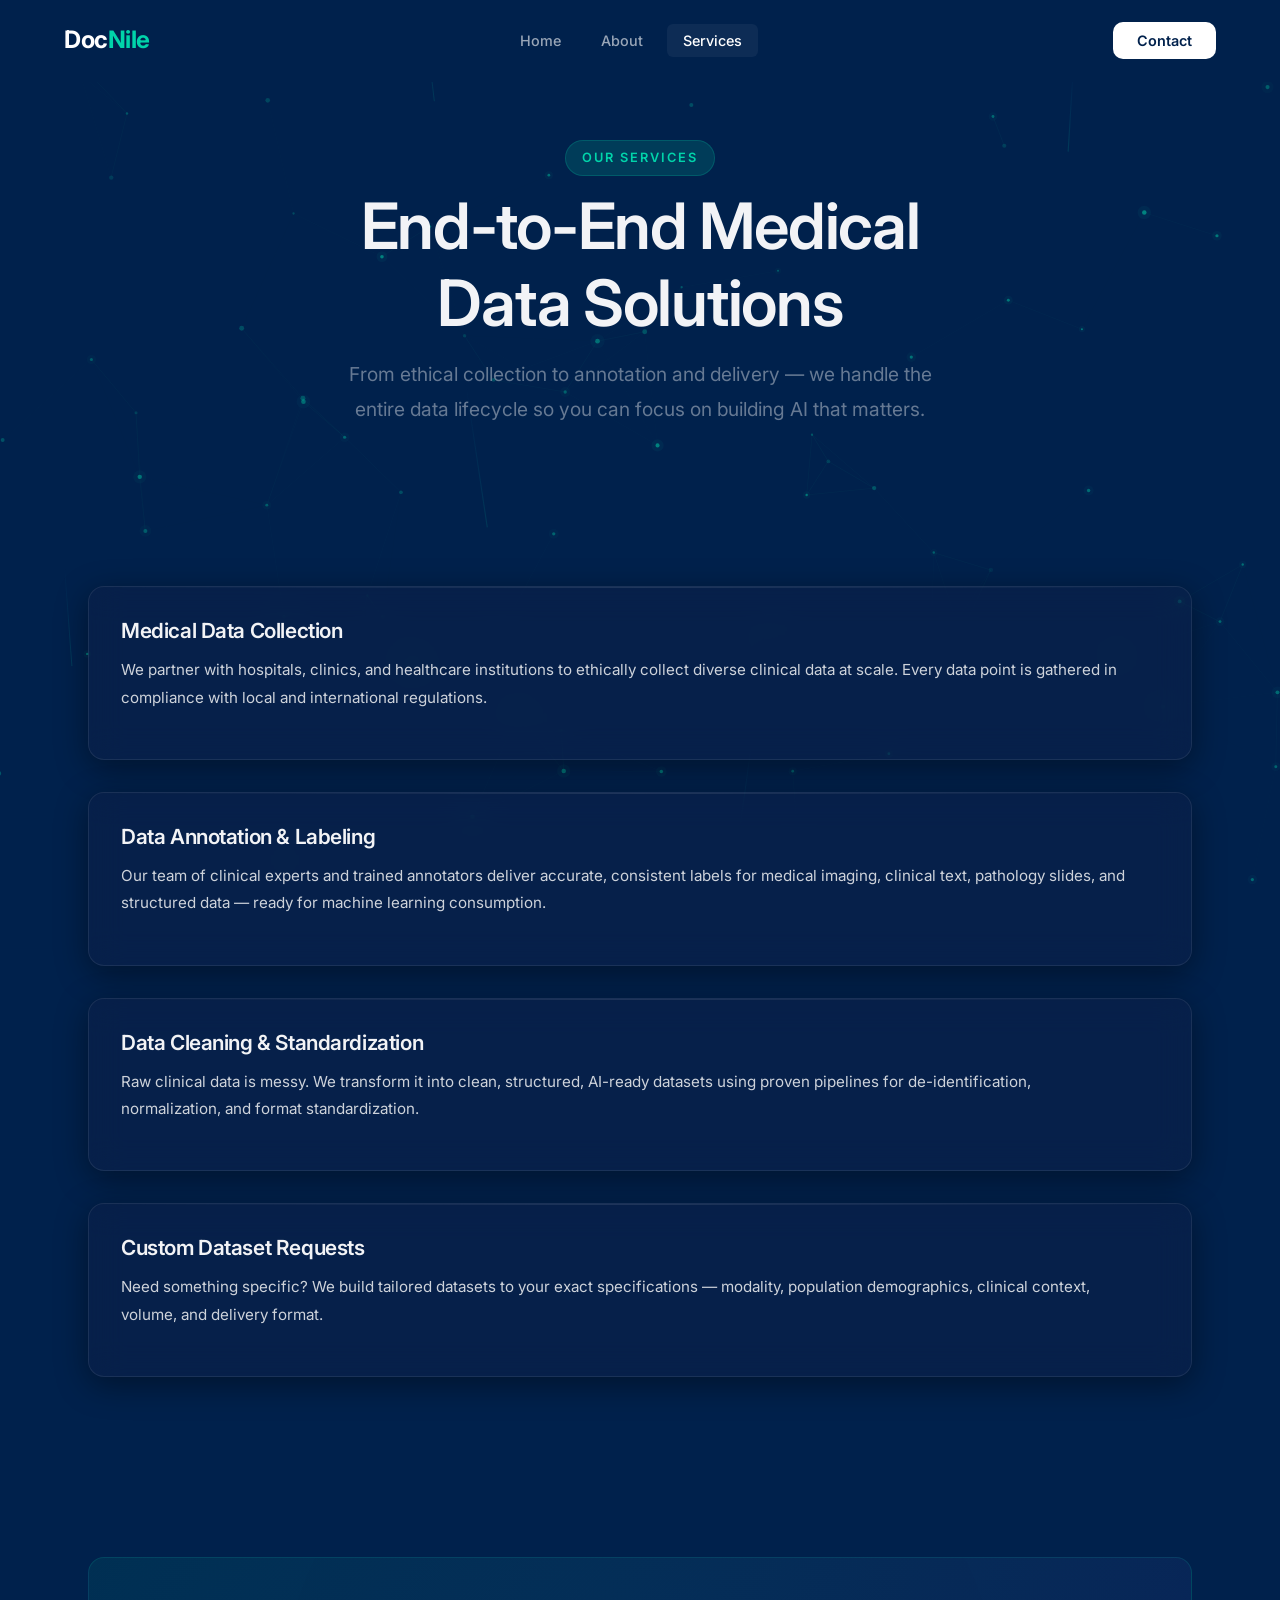
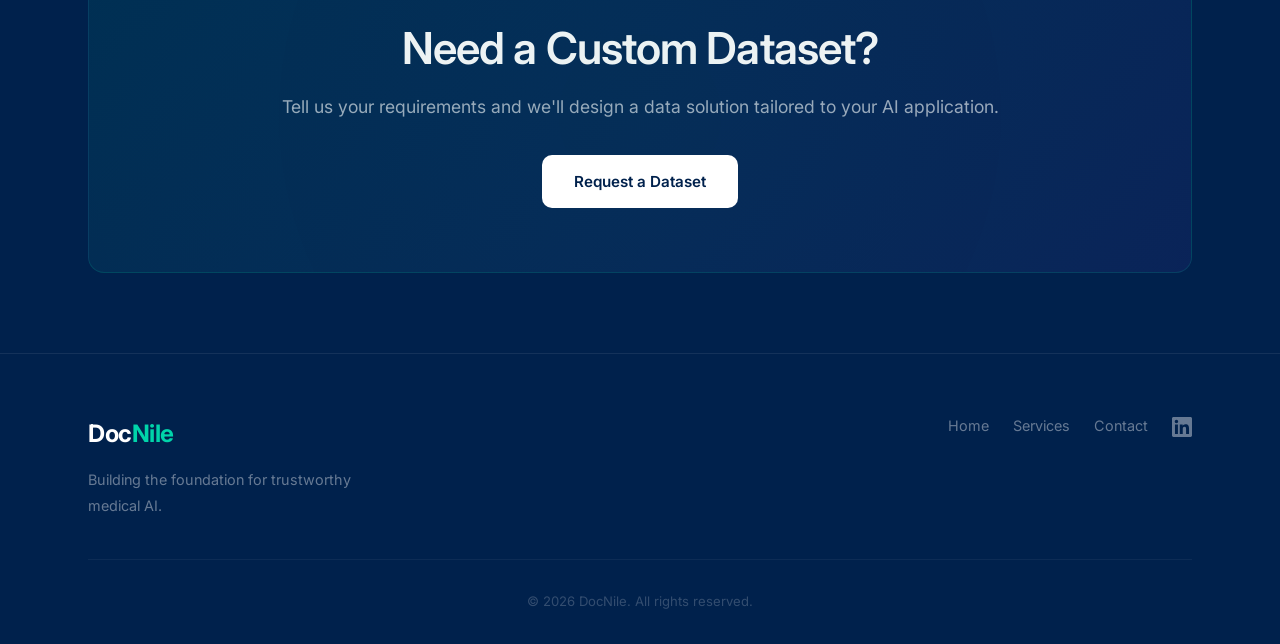
<file: services.html>
<!DOCTYPE html>
<html lang="en">

<head>
    <meta charset="UTF-8">
    <meta name="viewport" content="width=device-width, initial-scale=1.0">
    <meta name="description"
        content="DocNile Services — Medical data collection, annotation, cleaning, and custom dataset requests for healthcare AI.">
    <title>Services | DocNile</title>
    <!-- Favicon -->
    <link rel="icon" type="image/png" href="icon.png">
    <link rel="preconnect" href="https://fonts.googleapis.com">
    <link rel="preconnect" href="https://fonts.gstatic.com" crossorigin>
    <link href="https://fonts.googleapis.com/css2?family=Inter:wght@300;400;500;600;700&display=swap" rel="stylesheet">
    <link rel="stylesheet" href="css/styles.css">
</head>

<body>
    <canvas id="particle-canvas"></canvas>

    <!-- Navigation -->
    <nav class="navbar">
        <div class="nav-container">
            <a href="index.html" class="logo">Doc<span>Nile</span></a>
            <button class="nav-toggle" aria-label="Toggle navigation">
                <span></span>
                <span></span>
                <span></span>
            </button>
            <ul class="nav-links">
                <li><a href="index.html">Home</a></li>
                <li><a href="about.html">About</a></li>
                <li><a href="services.html" class="active">Services</a></li>
                <!-- <li><a href="blog.html">Blog</a></li> -->
                <li class="d-md-none"><a href="contact.html" class="nav-cta">Contact</a></li>
            </ul>
            <ul class="nav-links d-sm-none">
                <li><a href="contact.html" class="nav-cta">Contact</a></li>
            </ul>
        </div>
    </nav>

    <!-- Hero -->
    <section class="page-hero">
        <div class="container">
            <span class="section-label">Our Services</span>
            <h1>End-to-End Medical<br>Data Solutions</h1>
            <p class="page-subtitle">From ethical collection to annotation and delivery — we handle the entire data
                lifecycle so you can focus on building AI that matters.</p>
        </div>
    </section>

    <!-- Services Detail -->
    <section class="section">
        <div class="container">
            <div class="services-detail-grid">

                <!-- Service 1 -->
                <div class="glass-card service-detail-card reveal">
                    <div class="card-icon">📋</div>
                    <div class="service-detail-content">
                        <h3>Medical Data Collection</h3>
                        <p>We partner with hospitals, clinics, and healthcare institutions to ethically collect diverse
                            clinical data at scale. Every data point is gathered in
                            compliance with local and international regulations.</p>
                        <ul class="service-detail-features" style="display: none;">
                            <li>Multi-site collection networks</li>
                            <li>IRB/ethics board approved protocols</li>
                            <li>Informed consent management</li>
                            <li>Imaging, EHR, lab, and genomic data</li>
                            <li>Demographically diverse populations</li>
                            <li>Scalable collection infrastructure</li>
                        </ul>
                    </div>
                </div>

                <!-- Service 2 -->
                <div class="glass-card service-detail-card reveal">
                    <div class="card-icon">🏷️</div>
                    <div class="service-detail-content">
                        <h3>Data Annotation & Labeling</h3>
                        <p>Our team of clinical experts and trained annotators deliver accurate, consistent labels for
                            medical imaging, clinical text, pathology slides, and structured data — ready for machine
                            learning consumption.</p>
                        <ul class="service-detail-features" style="display: none;">
                            <li>Board-certified clinical reviewers</li>
                            <li>Multi-annotator consensus workflows</li>
                            <li>Radiology & pathology annotations</li>
                            <li>NLP-ready clinical text labeling</li>
                            <li>Custom taxonomy support</li>
                            <li>Quality assurance at every stage</li>
                        </ul>
                    </div>
                </div>

                <!-- Service 3 -->
                <div class="glass-card service-detail-card reveal">
                    <div class="card-icon">⚙️</div>
                    <div class="service-detail-content">
                        <h3>Data Cleaning & Standardization</h3>
                        <p>Raw clinical data is messy. We transform it into clean, structured, AI-ready datasets using
                            proven pipelines for de-identification, normalization, and format standardization.</p>
                        <ul class="service-detail-features" style="display: none;">
                            <li>Automated de-identification (HIPAA/GDPR)</li>
                            <li>DICOM, HL7, FHIR format support</li>
                            <li>Duplicate detection & resolution</li>
                            <li>Missing data handling strategies</li>
                            <li>Cross-institutional normalization</li>
                            <li>Audit trails & data provenance</li>
                        </ul>
                    </div>
                </div>

                <!-- Service 4 -->
                <div class="glass-card service-detail-card reveal">
                    <div class="card-icon">📦</div>
                    <div class="service-detail-content">
                        <h3>Custom Dataset Requests</h3>
                        <p>Need something specific? We build tailored datasets to your exact specifications — modality,
                            population demographics, clinical context, volume, and delivery format.</p>
                        <ul class="service-detail-features" style="display: none;">
                            <li>Spec-driven dataset design</li>
                            <li>Rare disease & specialty data</li>
                            <li>Longitudinal data collection</li>
                            <li>Multi-modal dataset packaging</li>
                            <li>Flexible delivery formats (API, cloud, direct)</li>
                            <li>Ongoing data augmentation plans</li>
                        </ul>
                    </div>
                </div>

            </div>
        </div>
    </section>

    <!-- CTA -->
    <section class="section cta-banner">
        <div class="container">
            <div class="cta-card reveal">
                <h2>Need a Custom Dataset?</h2>
                <p>Tell us your requirements and we'll design a data solution tailored to your AI application.</p>
                <a href="contact.html" class="btn btn-primary">Request a Dataset</a>
            </div>
        </div>
    </section>

    <!-- Footer -->
    <footer class="footer">
        <div class="container">
            <div class="footer-content">
                <div class="footer-brand">
                    <span class="logo">Doc<span>Nile</span></span>
                    <p>Building the foundation for trustworthy medical AI.</p>
                </div>
                <div class="footer-links">
                    <a href="index.html">Home</a>
                    <a href="services.html">Services</a>
                    <!-- <a href="blog.html">Blog</a> -->
                    <a href="contact.html">Contact</a>
                    <a href="https://linkedin.com/company/docnile" target="_blank" rel="noopener" aria-label="LinkedIn">
                        <svg width="20" height="20" viewBox="0 0 24 24" fill="currentColor">
                            <path
                                d="M20.447 20.452h-3.554v-5.569c0-1.328-.027-3.037-1.852-3.037-1.853 0-2.136 1.445-2.136 2.939v5.667H9.351V9h3.414v1.561h.046c.477-.9 1.637-1.85 3.37-1.85 3.601 0 4.267 2.37 4.267 5.455v6.286zM5.337 7.433c-1.144 0-2.063-.926-2.063-2.065 0-1.138.92-2.063 2.063-2.063 1.14 0 2.064.925 2.064 2.063 0 1.139-.925 2.065-2.064 2.065zm1.782 13.019H3.555V9h3.564v11.452zM22.225 0H1.771C.792 0 0 .774 0 1.729v20.542C0 23.227.792 24 1.771 24h20.451C23.2 24 24 23.227 24 22.271V1.729C24 .774 23.2 0 22.222 0h.003z" />
                        </svg>
                    </a>
                </div>
            </div>
            <div class="footer-bottom">
                <p>&copy; 2026 DocNile. All rights reserved.</p>
            </div>
        </div>
    </footer>

    <script src="js/particles.js"></script>
    <script src="js/main.js"></script>
</body>

</html>
</file>
<file: css/styles.css>
/* ===================================
   DocNile - Premium Black Theme
   Glassmorphism + Particle Network
   =================================== */

/* CSS Variables */
:root {
    --bg-primary: #00214c;
    --bg-secondary: #003879;
    --bg-tertiary: #003879;
    --accent: #00d4aa;
    --accent-dim: rgba(0, 212, 170, 0.15);
    --accent-glow: rgba(0, 212, 170, 0.4);
    --secondary: #7c3aed;
    --secondary-dim: rgba(124, 58, 237, 0.15);
    --white: #ffffff;
    --white-95: rgba(255, 255, 255, 0.95);
    --white-80: rgba(255, 255, 255, 0.8);
    --white-60: rgba(255, 255, 255, 0.6);
    --white-40: rgba(255, 255, 255, 0.4);
    --white-20: rgba(255, 255, 255, 0.2);
    --white-15: rgba(255, 255, 255, 0.15);
    --white-10: rgba(255, 255, 255, 0.1);
    --white-05: rgba(255, 255, 255, 0.05);
    --glass-bg: rgba(159, 25, 25, 0.04);
    --glass-border: rgba(255, 255, 255, 0.08);
    --glass-hover: rgba(255, 255, 255, 0.08);
    --gradient-accent: linear-gradient(135deg, #00d4aa, #00b4d8);
    --gradient-hero: linear-gradient(135deg, #00d4aa, #7c3aed);
    --gradient-dark: linear-gradient(180deg, #0a0a0a 0%, #111111 100%);
    --shadow-glass: 0 8px 32px rgba(0, 0, 0, 0.4);
    --shadow-hover: 0 16px 48px rgba(0, 0, 0, 0.6), 0 0 24px rgba(0, 212, 170, 0.08);
    --shadow-glow: 0 0 30px rgba(0, 212, 170, 0.15);
    --font-family: 'Inter', -apple-system, BlinkMacSystemFont, 'Segoe UI', sans-serif;
    --border-radius: 16px;
    --border-radius-sm: 10px;
    --border-radius-xs: 6px;
    --transition: all 0.3s cubic-bezier(0.4, 0, 0.2, 1);
    --transition-slow: all 0.6s cubic-bezier(0.4, 0, 0.2, 1);

    
}

/* Reset */
*, *::before, *::after {
    margin: 0;
    padding: 0;
    box-sizing: border-box;
}

html {
    scroll-behavior: smooth;
    -webkit-font-smoothing: antialiased;
    -moz-osx-font-smoothing: grayscale;
}

body {
    font-family: var(--font-family);
    background: var(--bg-primary);
    color: var(--white-80);
    line-height: 1.7;
    min-height: 100vh;
    overflow-x: hidden;
}

/* Particle Canvas */
#particle-canvas {
    position: fixed;
    top: 0;
    left: 0;
    width: 100%;
    height: 100%;
    z-index: 0;
    pointer-events: none;
}

/* Typography */
h1, h2, h3, h4, h5, h6 {
    font-weight: 600;
    line-height: 1.2;
    letter-spacing: -0.02em;
    color: var(--white-95);
}

h1 { font-size: clamp(2.5rem, 5vw, 4rem); }
h2 { font-size: clamp(1.75rem, 3.5vw, 2.75rem); }
h3 { font-size: clamp(1.125rem, 2vw, 1.5rem); }

p {
    color: var(--white-60);
    line-height: 1.8;
    font-size: 1.05rem;
}

a {
    color: var(--accent);
    text-decoration: none;
    transition: var(--transition);
}

a:hover {
    color: #33e0be;
}

img { max-width: 100%; display: block; }

ul { list-style: none; }

/* ===================================
   Layout
   =============================== */
.container {
    max-width: 1200px;
    margin: 0 auto;
    padding: 0 24px;
    position: relative;
    z-index: 1;
}

.section {
    padding: 100px 0;
    position: relative;
}

.section-label {
    display: inline-block;
    font-size: 0.8rem;
    font-weight: 600;
    text-transform: uppercase;
    letter-spacing: 0.15em;
    color: var(--accent);
    margin-bottom: 12px;
    padding: 6px 16px;
    background: var(--accent-dim);
    border-radius: 20px;
    border: 1px solid rgba(0, 212, 170, 0.2);
}

.section-title {
    text-align: center;
    margin-bottom: 16px;
}

.section-subtitle {
    text-align: center;
    max-width: 640px;
    margin: 0 auto 60px;
    color: var(--white-40);
    font-size: 1.1rem;
}

.text-center { text-align: center; }

/* ===================================
   Navbar
   =================================== */
.navbar {
    position: fixed;
    top: 0;
    left: 0;
    right: 0;
    z-index: 1000;
    padding: 20px 0;
    background: var(--bg-primary);
    backdrop-filter: blur(20px);
    -webkit-backdrop-filter: blur(20px);
    border-bottom: 1px solid transparent;
    transition: var(--transition);
}

.navbar.scrolled {
    padding: 14px 0;
    background: var(--bg-primary);
    border-bottom: 1px solid var(--glass-border);
}

.nav-container {
    max-width: 1200px;
    margin: 0 auto;
    padding: 0 24px;
    display: flex;
    align-items: center;
    justify-content: space-between;
}

.logo {
    font-size: 1.5rem;
    font-weight: 700;
    color: var(--white) !important;
    letter-spacing: -0.02em;
}

.logo span {
    color: var(--accent);
}

.nav-links {
    display: flex;
    list-style: none;
    gap: 8px;
    align-items: center;
}
.nav-links .d-md-none {
    display: none;
}

.nav-links a {
    font-size: 0.9rem;
    font-weight: 500;
    color: var(--white-60);
    padding: 8px 16px;
    border-radius: var(--border-radius-xs);
    position: relative;
    transition: var(--transition);
}

.nav-links a:hover,
.nav-links a.active {
    color: var(--white);
    background: var(--white-05);
}

.nav-cta {
    background: var(--white) !important;
    color: var(--bg-primary) !important;
    font-weight: 600 !important;
    padding: 10px 24px !important;
    border-radius: var(--border-radius-sm) !important;
}

.nav-cta:hover {
    box-shadow: var(--shadow-glow);
    transform: translateY(-1px);
}

/* Hamburger */
.nav-toggle {
    display: none;
    flex-direction: column;
    gap: 5px;
    background: none;
    border: none;
    cursor: pointer;
    padding: 4px;
    z-index: 1001;
}

.nav-toggle span {
    width: 24px;
    height: 2px;
    background: var(--white-80);
    border-radius: 2px;
    transition: var(--transition);
}

.nav-toggle.active span:nth-child(1) {
    transform: rotate(45deg) translate(5px, 5px);
}

.nav-toggle.active span:nth-child(2) {
    opacity: 0;
}

.nav-toggle.active span:nth-child(3) {
    transform: rotate(-45deg) translate(5px, -5px);
}

/* ===================================
   Hero Section
   =================================== */
/* .hero {
    min-height: 100vh;
    display: flex;
    align-items: center;
    justify-content: center;
    padding: 120px 0 80px;
    position: relative;
}

.hero-content {
    position: relative;
    z-index: 1;
    max-width: 800px;
    margin: 0 auto;
}

.hero-badge {
    display: inline-flex;
    align-items: center;
    gap: 8px;
    font-size: 0.8rem;
    font-weight: 500;
    color: var(--accent);
    padding: 8px 20px;
    background: var(--accent-dim);
    border: 1px solid rgba(0, 212, 170, 0.2);
    border-radius: 24px;
    margin-bottom: 32px;
    animation: fadeInDown 0.8s ease;
}

.hero-badge::before {
    content: '';
    width: 6px;
    height: 6px;
    background: var(--accent);
    border-radius: 50%;
    animation: pulse-dot 2s ease-in-out infinite;
}

.hero-tagline {
    font-size: clamp(2.5rem, 6vw, 4.5rem);
    font-weight: 700;
    line-height: 1.1;
    margin-bottom: 24px;
    animation: fadeInUp 0.8s ease 0.2s both;
}

.hero-tagline .gradient-text {
    background: var(--gradient-hero);
    -webkit-background-clip: text;
    -webkit-text-fill-color: transparent;
    background-clip: text;
}

.hero-description {
    font-size: 1.2rem;
    color: var(--white-50);
    max-width: 600px;
    margin: 0 auto 40px;
    animation: fadeInUp 0.8s ease 0.4s both;
}

.hero-ctas {
    display: flex;
    gap: 16px;
    justify-content: center;
    flex-wrap: wrap;
    animation: fadeInUp 0.8s ease 0.6s both;
}

.hero-stats {
    display: flex;
    gap: 48px;
    justify-content: center;
    margin-top: 64px;
    animation: fadeInUp 0.8s ease 0.8s both;
}

.stat-item {
    text-align: center;
}

.stat-number {
    font-size: 2rem;
    font-weight: 700;
    color: var(--accent);
    display: block;
    line-height: 1;
    margin-bottom: 4px;
}

.stat-label {
    font-size: 0.8rem;
    color: var(--white-40);
    text-transform: uppercase;
    letter-spacing: 0.08em;
}
:root {
    --bg: #00214c;
    --accent: #00d4aa;
    --white: #ffffff;
}

body {
    margin: 0;
    font-family: 'Inter', sans-serif;
    background: var(--bg);
    color: white;
}

/* NAV */


/* HERO */
.hero {
    min-height: 100vh;
    display: flex;
    align-items: center;
    justify-content: center;
    padding: 113px 0 80px;
    position: relative;
}

.container {
    width: 90%;
    margin: auto;
}

/* FLEX */
.hero-flex {
    display: flex;
    align-items: center;
    justify-content: space-between;
    gap: 50px;
}

/* TEXT */
.hero-text {
    flex: 1;
    flex-grow: 1.4;
}

.hero-tagline {
    font-size: 68px;
    font-weight: 800;
    color: white;
}

.hero-description {
    margin-top: 20px;
    font-size: 18px;
    color: rgba(255,255,255,0.9);
}

/* BUTTONS */
.hero-ctas {
    margin-top: 30px;
    display: flex;
    gap: 15px;
}

.btn {
    padding: 12px 24px;
    border-radius: 10px;
    text-decoration: none;
    font-weight: 600;
}


.btn-secondary {
    border: 1px solid white;
    color: white;
}

/* IMAGE */
.hero-image {
    flex: 1;
    perspective: 1000px;
    display: flex;
    justify-content: flex-end;
}

.hero-image img {
    width: 100%;
    max-width: 450px;
    transition: transform 0.2s ease;
    animation: float 4s ease-in-out infinite;
    filter: drop-shadow(0 0 40px rgba(0,212,170,0.4));
}

/* FLOAT ANIMATION */
@keyframes float {
    0% { transform: translateY(0px); }
    50% { transform: translateY(-15px); }
    100% { transform: translateY(0px); }
}

/* RESPONSIVE */
@media(max-width: 768px) {
    .hero-flex {
        flex-direction: column;
        text-align: center;
    }

    .hero-tagline {
        font-size: 36px;
    }
}

/* ===================================
   Buttons
   =================================== */
.btn {
    display: inline-flex;
    align-items: center;
    justify-content: center;
    gap: 8px;
    padding: 14px 32px;
    font-size: 0.95rem;
    font-weight: 600;
    border-radius: var(--border-radius-sm);
    transition: var(--transition);
    cursor: pointer;
    border: none;
    font-family: var(--font-family);
    text-decoration: none;
    position: relative;
    overflow: hidden;
}

.btn-primary {
    background: var(--white);
    color: var(--bg-primary);
}

.btn-primary:hover {
    box-shadow: var(--shadow-glow);
    transform: translateY(-1px);
}

.btn-secondary {
    background: transparent;
    color: var(--white-80);
    border: 1px solid var(--white-15);
}

.btn-secondary:hover {
    background: var(--white-05);
    border-color: var(--white-30);
    color: var(--white);
    transform: translateY(-2px);
}

.btn-full {
    width: 100%;
}

.btn svg {
    width: 18px;
    height: 18px;
}

/* ===================================
   Glass Cards
   =================================== */
.glass-card {
    background: var(--glass-bg);
    backdrop-filter: blur(16px);
    -webkit-backdrop-filter: blur(16px);
    border-radius: var(--border-radius);
    border: 1px solid var(--glass-border);
    padding: 32px;
    box-shadow: var(--shadow-glass);
    transition: var(--transition);
    position: relative;
    overflow: hidden;
}

.glass-card::before {
    content: '';
    position: absolute;
    top: 0;
    left: 0;
    right: 0;
    height: 1px;
    background: linear-gradient(90deg, transparent, var(--white-10), transparent);
}

.glass-card:hover {
    background: var(--glass-hover);
    transform: translateY(-4px);
    box-shadow: var(--shadow-hover);
    border-color: var(--white-15);
}

.glass-card h3 {
    color: var(--white-95);
    margin-bottom: 12px;
}

.glass-card p {
    color: var(--white-50);
    font-size: 0.95rem;
}

.card-icon {
    width: 52px;
    height: 52px;
    border-radius: 12px;
    display: flex;
    align-items: center;
    justify-content: center;
    font-size: 1.5rem;
    margin-bottom: 20px;
    background: var(--accent-dim);
    border: 1px solid rgba(0, 212, 170, 0.15);
    display: none;
}

/* ===================================
   Grid Layouts
   =================================== */
.grid-2 {
    display: grid;
    grid-template-columns: repeat(2, 1fr);
    gap: 24px;
}

.grid-3 {
    display: grid;
    grid-template-columns: repeat(3, 1fr);
    gap: 24px;
}

.grid-4 {
    display: grid;
    grid-template-columns: repeat(4, 1fr);
    gap: 24px;
}

/* ===================================
   Why DocNile Section
   =================================== */
.why-grid {
    display: grid;
    grid-template-columns: repeat(2, 1fr);
    gap: 24px;
}

.why-card .card-icon {
    transition: var(--transition);
}

.why-card:hover .card-icon {
    box-shadow: 0 0 20px rgba(0, 212, 170, 0.2);
}

/* ===================================
   Services Section
   =================================== */
.services-grid {
    display: grid;
    grid-template-columns: repeat(2, 1fr);
    gap: 24px;
}

.service-card {
    position: relative;
}

.service-card .service-number {
    position: absolute;
    top: 24px;
    right: 24px;
    font-size: 3rem;
    font-weight: 800;
    color: var(--white-05);
    line-height: 1;
    display: none
}

.service-features {
    list-style: none;
    margin-top: 16px;
    display: flex;
    flex-direction: column;
    gap: 8px;
}

.service-features li {
    font-size: 0.9rem;
    color: var(--white-40);
    padding-left: 20px;
    position: relative;
}

.service-features li::before {
    content: '→';
    position: absolute;
    left: 0;
    color: var(--accent);
    font-size: 0.8rem;
}

/* ===================================
   Use Cases Section
   =================================== */
.use-cases-grid {
    display: grid;
    grid-template-columns: repeat(2, 1fr);
    gap: 24px;
}

.use-case-card {
    /* padding-left: 60px; */
    position: relative;
}

.use-case-number {
    position: absolute;
    top: 32px;
    left: 20px;
    width: 28px;
    height: 28px;
    display: flex;
    align-items: center;
    justify-content: center;
    font-size: 0.8rem;
    font-weight: 700;
    color: var(--accent);
    background: var(--accent-dim);
    border-radius: 8px;
    border: 1px solid rgba(0, 212, 170, 0.2);
    display: none;
}

/* ===================================
   CTA Banner
   =================================== */
.cta-banner {
    text-align: center;
    padding: 80px 0;
}
.cta-banner .hero-ctas {
    justify-content: center;
}

.cta-card {
    background: linear-gradient(135deg, rgba(0, 212, 170, 0.08), rgba(124, 58, 237, 0.08));
    border: 1px solid rgba(0, 212, 170, 0.15);
    padding: 64px 48px;
    border-radius: var(--border-radius);
    position: relative;
    overflow: hidden;
}

.cta-card::before {
    content: '';
    position: absolute;
    top: -50%;
    left: -50%;
    width: 200%;
    height: 200%;
    background: radial-gradient(circle at center, rgba(0, 212, 170, 0.03), transparent 60%);
    animation: rotate-glow 20s linear infinite;
    pointer-events: none;
}

.cta-card h2 {
    margin-bottom: 16px;
}

.cta-card p {
    margin-bottom: 32px;
    font-size: 1.1rem;
}

/* ===================================
   Page Hero (About, Services, Blog, Contact)
   =================================== */
.page-hero {
    min-height: 45vh;
    display: flex;
    align-items: center;
    justify-content: center;
    text-align: center;
    padding: 140px 0 60px;
    position: relative;
}

.page-hero h1 {
    margin-bottom: 16px;
}

.page-subtitle {
    font-size: 1.2rem;
    color: var(--white-40);
    max-width: 600px;
    margin: 0 auto;
}

/* ===================================
   About Page
   =================================== */
.mvv-grid {
    display: grid;
    grid-template-columns: repeat(3, 1fr);
    gap: 24px;
}

.mvv-card h2 {
    font-size: 1.5rem;
    margin-bottom: 16px;
    color: var(--accent);
}

.values-list {
    list-style: none;
    display: flex;
    flex-direction: column;
    gap: 12px;
}

.values-list li {
    font-size: 0.95rem;
    color: var(--white-60);
    padding-left: 20px;
    position: relative;
}

.values-list li::before {
    content: '';
    position: absolute;
    left: 0;
    top: 8px;
    width: 8px;
    height: 8px;
    border-radius: 50%;
    background: var(--accent);
}

.values-list li strong {
    color: var(--white-80);
}

/* Story */
.story-content {
    max-width: 800px;
    margin: 0 auto;
}

.story-content h2 {
    margin-bottom: 24px;
    color: var(--accent);
}

.story-text p {
    margin-bottom: 20px;
    font-size: 1.05rem;
    line-height: 1.8;
}

.story-text p:last-child {
    margin-bottom: 0;
}

/* Timeline */
.timeline {
    display: grid;
    grid-template-columns: repeat(auto-fit, minmax(250px, 1fr));
    gap: 24px;
}

.timeline-item {
    position: relative;
    padding-top: 12px;
}

.timeline-year {
    font-size: 0.8rem;
    font-weight: 700;
    color: var(--accent);
    text-transform: uppercase;
    letter-spacing: 0.1em;
    display: block;
    margin-bottom: 12px;
}

.timeline-item h3 {
    margin-bottom: 8px;
}

/* ===================================
   Services Detail Page
   =================================== */
.services-detail-grid {
    display: flex;
    flex-direction: column;
    gap: 32px;
}

.service-detail-card {
    display: grid;
    grid-template-columns: auto 1fr;
    gap: 32px;
    align-items: start;
}

.service-detail-card .card-icon {
    width: 64px;
    height: 64px;
    font-size: 1.8rem;
    flex-shrink: 0;
    margin-bottom: 0;
}

.service-detail-content h3 {
    margin-bottom: 12px;
    font-size: 1.3rem;
}

.service-detail-content p {
    margin-bottom: 16px;
}

.service-detail-features {
    list-style: none;
    display: grid;
    grid-template-columns: repeat(2, 1fr);
    gap: 8px;
}

.service-detail-features li {
    font-size: 0.88rem;
    color: var(--white-40);
    padding-left: 18px;
    position: relative;
}

.service-detail-features li::before {
    content: '✓';
    position: absolute;
    left: 0;
    color: var(--accent);
    font-size: 0.75rem;
}

/* ===================================
   Blog Page
   =================================== */
.blog-grid {
    display: grid;
    grid-template-columns: repeat(3, 1fr);
    gap: 24px;
}

.blog-card {
    display: flex;
    flex-direction: column;
}

.blog-card-image {
    width: 100%;
    height: 200px;
    background: var(--bg-tertiary);
    border-radius: var(--border-radius-sm) var(--border-radius-sm) 0 0;
    display: flex;
    align-items: center;
    justify-content: center;
    font-size: 2.5rem;
    margin: -32px -32px 24px -32px;
    width: calc(100% + 64px);
    border-bottom: 1px solid var(--glass-border);
}

.blog-tag {
    display: inline-block;
    font-size: 0.72rem;
    font-weight: 600;
    text-transform: uppercase;
    letter-spacing: 0.1em;
    color: var(--accent);
    padding: 4px 12px;
    background: var(--accent-dim);
    border-radius: 4px;
    margin-bottom: 12px;
    border: 1px solid rgba(0, 212, 170, 0.15);
}

.blog-card h3 {
    font-size: 1.15rem;
    margin-bottom: 10px;
    line-height: 1.4;
}

.blog-card h3 a {
    color: var(--white-95);
}

.blog-card h3 a:hover {
    color: var(--accent);
}

.blog-excerpt {
    flex: 1;
    font-size: 0.9rem;
    color: var(--white-40);
    margin-bottom: 16px;
    line-height: 1.6;
}

.blog-meta {
    font-size: 0.8rem;
    color: var(--white-20);
    padding-top: 12px;
    border-top: 1px solid var(--glass-border);
}

.read-more {
    font-size: 0.85rem;
    font-weight: 600;
    color: var(--accent);
    display: inline-flex;
    align-items: center;
    gap: 6px;
}

.read-more:hover {
    gap: 10px;
}

.read-more::after {
    content: '→';
    transition: var(--transition);
}

/* ===================================
   Contact Page
   =================================== */
.contact-grid {
    display: grid;
    grid-template-columns: 1.2fr 0.8fr;
    gap: 32px;
    align-items: start;
}

.contact-form {
    display: flex;
    flex-direction: column;
    gap: 20px;
}

.form-row {
    display: grid;
    grid-template-columns: 1fr 1fr;
    gap: 20px;
}

.form-group {
    display: flex;
    flex-direction: column;
    gap: 8px;
}

.form-group label {
    font-size: 0.85rem;
    font-weight: 500;
    color: var(--white-60);
}

.form-group input,
.form-group select,
.form-group textarea {
    background: var(--white-05);
    border: 1px solid var(--glass-border);
    border-radius: var(--border-radius-sm);
    padding: 14px 16px;
    font-size: 1rem;
    font-family: var(--font-family);
    color: var(--white);
    transition: var(--transition);
    outline: none;
}

.form-group input::placeholder,
.form-group textarea::placeholder {
    color: var(--white-20);
}

.form-group input:focus,
.form-group select:focus,
.form-group textarea:focus {
    border-color: var(--accent);
    background: rgba(0, 212, 170, 0.03);
    box-shadow: 0 0 0 3px rgba(0, 212, 170, 0.08);
}

.form-group select {
    appearance: none;
    cursor: pointer;
    background-image: url("data:image/svg+xml,%3Csvg xmlns='http://www.w3.org/2000/svg' width='12' height='8' viewBox='0 0 12 8'%3E%3Cpath fill='%23ffffff' fill-opacity='0.4' d='M6 8L0 0h12z'/%3E%3C/svg%3E");
    background-repeat: no-repeat;
    background-position: right 16px center;
}

.form-group select option {
    background: var(--bg-secondary);
    color: var(--white);
}

.form-group textarea {
    resize: vertical;
    min-height: 120px;
}

.form-intro {
    font-size: 0.95rem;
    color: var(--white-40);
    margin-bottom: 8px;
}

/* Contact Info Cards */
.contact-info {
    display: flex;
    flex-direction: column;
    gap: 20px;
}

.info-card h3 {
    margin-bottom: 16px;
    font-size: 1.1rem;
}

.info-item {
    margin-bottom: 16px;
}

.info-item:last-child {
    margin-bottom: 0;
}

.info-label {
    font-size: 0.72rem;
    font-weight: 600;
    color: var(--white-40);
    margin-bottom: 4px;
    text-transform: uppercase;
    letter-spacing: 0.08em;
    display: block;
}

.info-item a {
    font-weight: 500;
}

/* ===================================
   Footer
   =================================== */
.footer {
    padding: 60px 0 30px;
    border-top: 1px solid var(--glass-border);
    position: relative;
    z-index: 1;
    background: var(--bg-primary)
}

.footer-content {
    display: flex;
    justify-content: space-between;
    align-items: flex-start;
    margin-bottom: 40px;
    gap: 24px;
}

.footer-brand {
    max-width: 300px;
}

.footer-brand .logo {
    display: inline-block;
    margin-bottom: 12px;
}

.footer-brand p {
    font-size: 0.9rem;
    color: var(--white-40);
}

.footer-links {
    display: flex;
    gap: 24px;
    align-items: center;
    flex-wrap: wrap;
}

.footer-links a {
    font-size: 0.9rem;
    color: var(--white-40);
    transition: var(--transition);
}

.footer-links a:hover {
    color: var(--white);
}

.footer-links svg {
    display: block;
}

.footer-bottom {
    text-align: center;
    padding-top: 30px;
    border-top: 1px solid var(--white-05);
}

.footer-bottom p {
    font-size: 0.82rem;
    color: var(--white-20);
}

/* ===================================
   Scroll Reveal Animation
   =================================== */
.reveal {
    opacity: 0;
    transform: translateY(30px);
    transition: opacity 0.7s ease, transform 0.7s ease;
}

.reveal.visible {
    opacity: 1;
    transform: translateY(0);
}

.reveal-delay-1 { transition-delay: 0.1s; }
.reveal-delay-2 { transition-delay: 0.2s; }
.reveal-delay-3 { transition-delay: 0.3s; }
.reveal-delay-4 { transition-delay: 0.4s; }

/* ===================================
   Keyframe Animations
   =================================== */
@keyframes fadeInUp {
    from {
        opacity: 0;
        transform: translateY(24px);
    }
    to {
        opacity: 1;
        transform: translateY(0);
    }
}

@keyframes fadeInDown {
    from {
        opacity: 0;
        transform: translateY(-16px);
    }
    to {
        opacity: 1;
        transform: translateY(0);
    }
}

@keyframes pulse-dot {
    0%, 100% { transform: scale(1); opacity: 1; }
    50% { transform: scale(1.5); opacity: 0.5; }
}

@keyframes rotate-glow {
    from { transform: rotate(0deg); }
    to { transform: rotate(360deg); }
}

@keyframes float {
    0%, 100% { transform: translateY(0); }
    50% { transform: translateY(-10px); }
}

@keyframes gradient-shift {
    0% { background-position: 0% 50%; }
    50% { background-position: 100% 50%; }
    100% { background-position: 0% 50%; }
}

/* ===================================
   Reduced Motion
   =================================== */
@media (prefers-reduced-motion: reduce) {
    *, *::before, *::after {
        animation-duration: 0.01ms !important;
        animation-iteration-count: 1 !important;
        transition-duration: 0.01ms !important;
    }

    html {
        scroll-behavior: auto;
    }

    #particle-canvas {
        display: none;
    }

    .reveal {
        opacity: 1;
        transform: none;
    }
}

/* ===================================
   Responsive — Tablet
   =================================== */
@media (max-width: 1024px) {
    .grid-4 {
        grid-template-columns: repeat(2, 1fr);
    }

    .hero-stats {
        gap: 32px;
    }
}

@media (max-width: 768px) {
    /* Navigation */
    .nav-toggle {
        display: flex;
    }

    .nav-links {
        position: fixed;
        top: 0;
        left: 0;
        right: 0;
        bottom: 0;
        flex-direction: column;
        justify-content: flex-start;
        gap: 8px;
        background: rgba(10, 10, 10, 0.98);
        backdrop-filter: blur(24px);
        opacity: 0;
        visibility: hidden;
        transition: var(--transition);
        padding: 24px;
        height: 100vh;
    }
    .nav-links .d-md-none {
        display: block;
    }
    .nav-links.d-sm-none {
        display: none;
    }
    .nav-links.active {
        opacity: 1;
        visibility: visible;
    }

    .nav-links a {
        font-size: 1.2rem;
        padding: 14px 24px;
        text-align: center;
    }

    /* Grids */
    .grid-2, .grid-3, .grid-4,
    .why-grid, .services-grid, .use-cases-grid,
    .blog-grid, .mvv-grid {
        grid-template-columns: 1fr;
    }

    .contact-grid {
        grid-template-columns: 1fr;
    }

    .form-row {
        grid-template-columns: 1fr;
    }

    .service-detail-card {
        grid-template-columns: 1fr;
    }

    .service-detail-features {
        grid-template-columns: 1fr;
    }

    /* Hero */
    .hero {
        min-height: auto;
        padding: 140px 0 60px;
    }

    .hero-tagline {
        font-size: clamp(2rem, 8vw, 3rem);
    }

    .hero-stats {
        flex-direction: column;
        gap: 20px;
    }

    .hero-description {
        font-size: 1rem;
    }

    /* Footer */
    .footer-content {
        flex-direction: column;
        align-items: center;
        text-align: center;
    }

    .footer-brand {
        max-width: 100%;
    }

    .footer-links {
        justify-content: center;
    }

    /* Section */
    .section {
        padding: 60px 0;
    }

    .page-hero {
        min-height: auto;
        padding: 120px 0 40px;
    }

    .timeline {
        grid-template-columns: 1fr;
    }
}

/* ===================================
   Responsive — Mobile
   =================================== */
@media (max-width: 480px) {
    .container {
        padding: 0 16px;
    }

    .glass-card {
        padding: 24px;
    }

    .hero-tagline {
        font-size: 1.8rem;
    }

    .cta-card {
        padding: 40px 24px;
    }

    .blog-card-image {
        margin: -24px -24px 20px -24px;
        width: calc(100% + 48px);
        height: 160px;
    }
}
</file>
